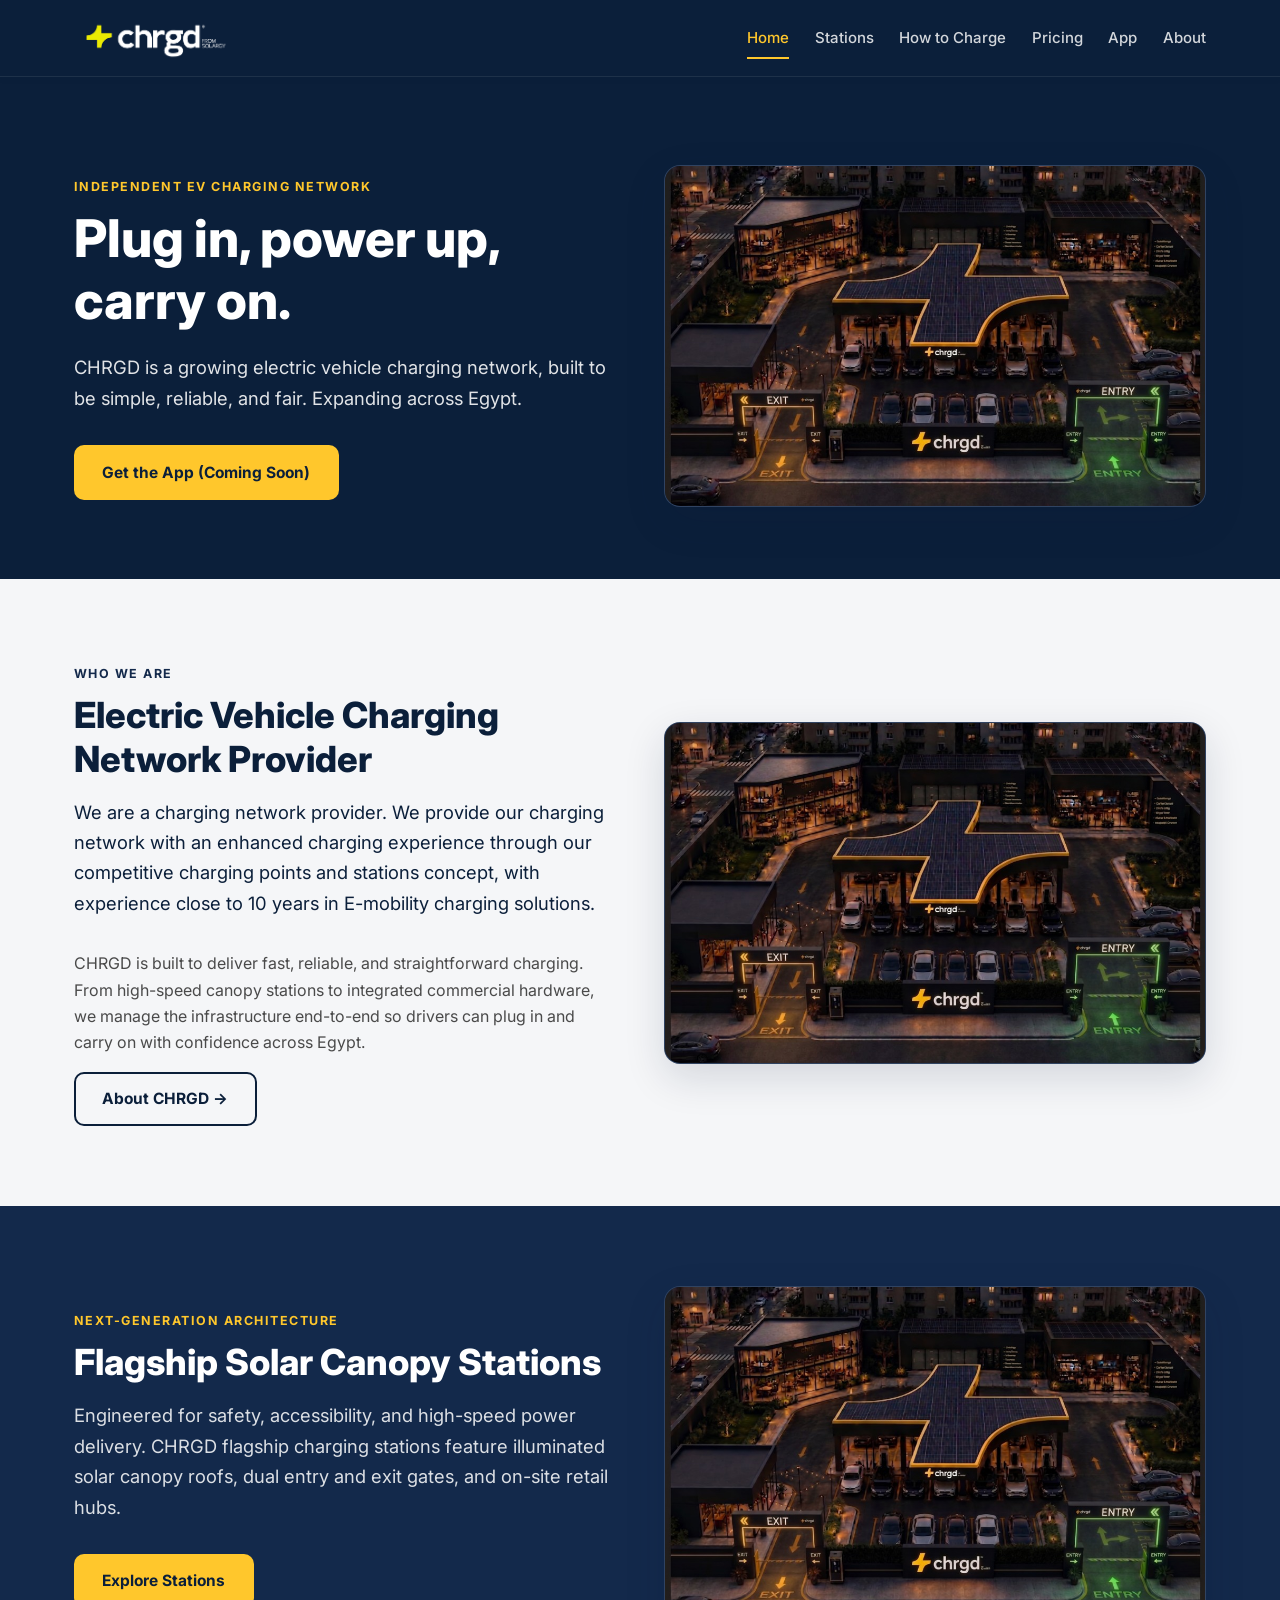
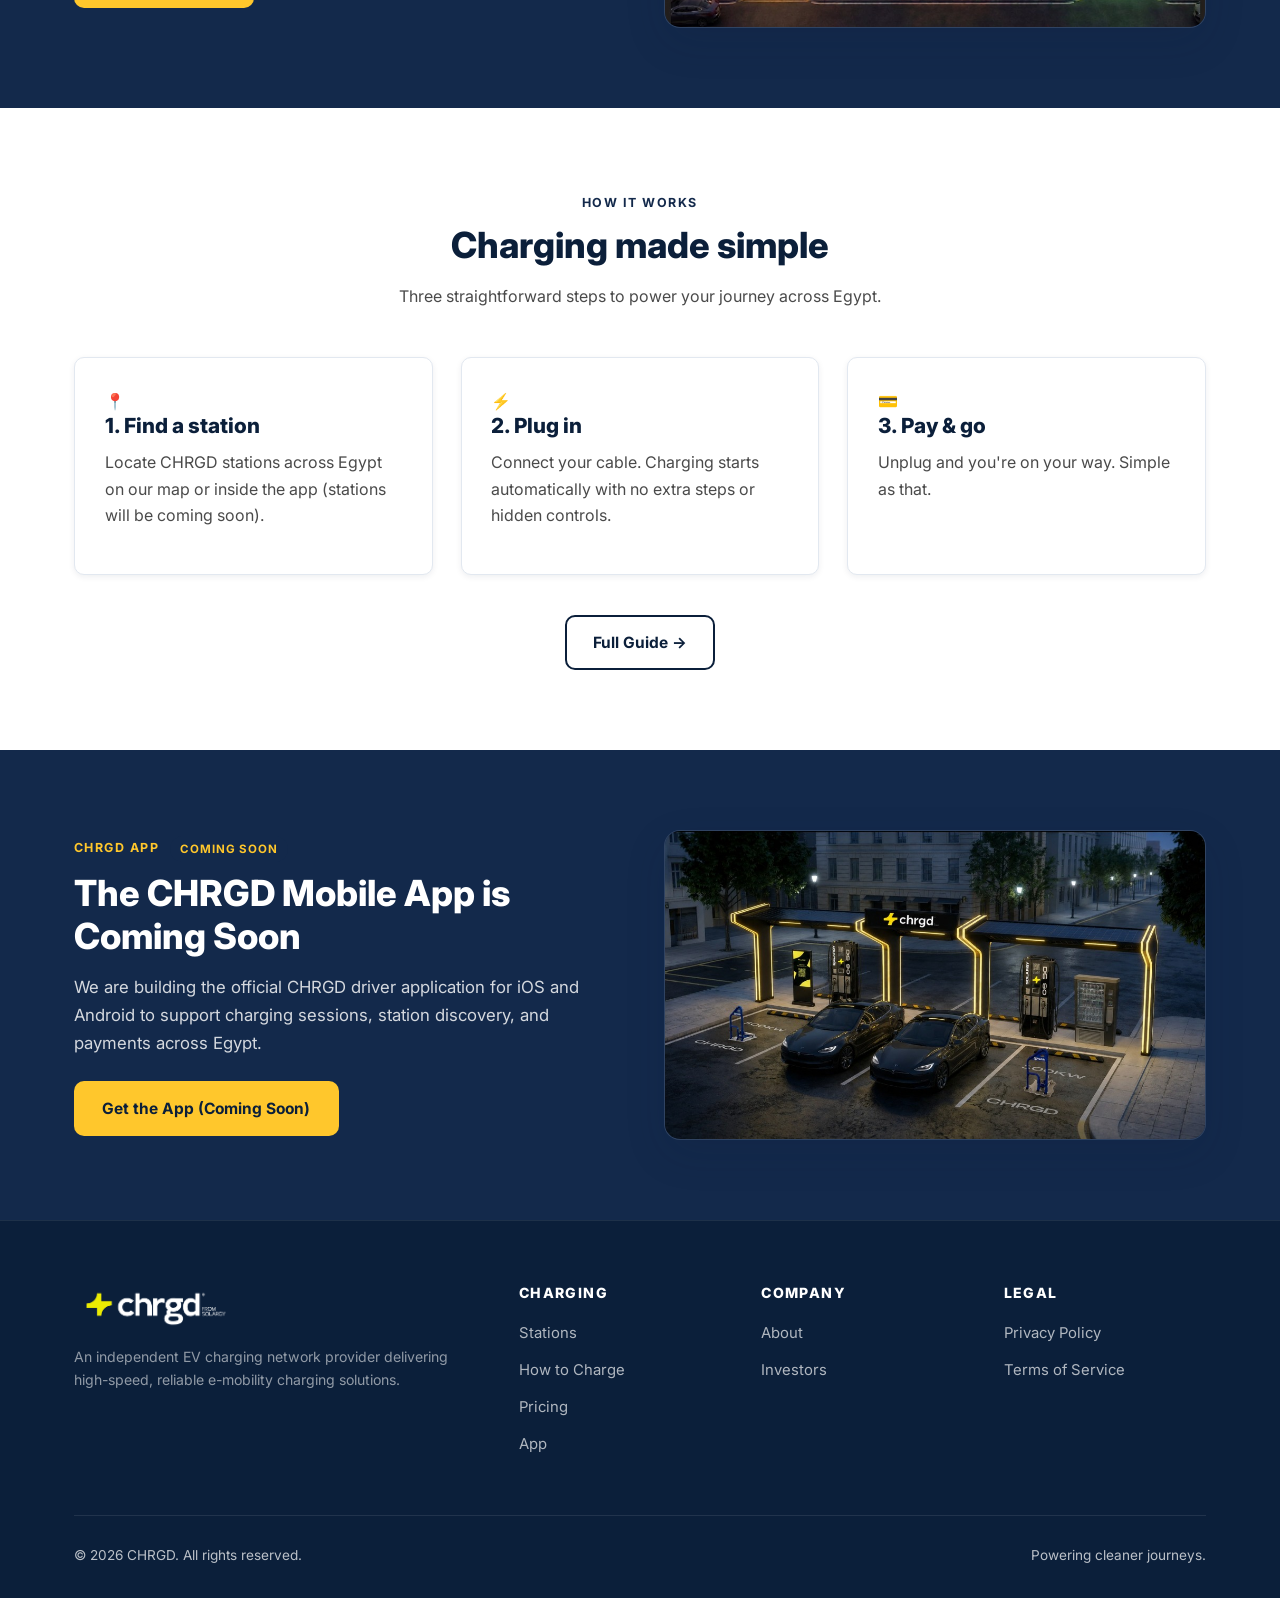
<file: index.html>
<!DOCTYPE html>
<html lang="en">
<head>
  <meta charset="UTF-8">
  <meta name="viewport" content="width=device-width, initial-scale=1.0">
  <title>CHRGD | Charge Confidently</title>
  <meta name="description" content="CHRGD is an independent EV charging network provider. Find stations, plug in, charge up, and manage your sessions.">
  <link rel="stylesheet" href="style.css">
</head>
<body>

<!-- ==================== HEADER ==================== -->
<header class="header">
  <div class="container header-inner">
    <a href="index.html" class="wordmark" aria-label="CHRGD Home"><img src="logo.png" alt="CHRGD EV Charging Network" class="logo-img"></a>

    <button class="hamburger" id="hamburger" aria-label="Toggle menu" aria-expanded="false">☰</button>

    <nav class="nav" id="mainNav" aria-label="Main navigation">
      <a href="index.html" class="nav-link active">Home</a>
      <a href="stations.html"      class="nav-link">Stations</a>
      <a href="how-to-charge.html" class="nav-link">How to Charge</a>
      <a href="pricing.html"       class="nav-link">Pricing</a>
      <a href="app.html"           class="nav-link">App</a>
      <a href="about.html"         class="nav-link">About</a>
    </nav>
  </div>
</header>

<!-- ==================== HERO ==================== -->
<section class="hero">
  <div class="container hero-grid">
    <div>
      <span class="eyebrow">Independent EV Charging Network</span>
      <h1>Plug in, power up,<br>carry on.</h1>
      <p class="lead">CHRGD is a growing electric vehicle charging network, built to be simple, reliable, and fair. Expanding across Egypt.</p>
      <div class="hero-btns">
        <a href="app.html" class="btn btn-primary">Get the App (Coming Soon)</a>
      </div>
    </div>
    <div class="site-img-wrapper">
      <img src="images/hub-overview.jpg" alt="CHRGD flagship aerial charging station hub with yellow solar canopy and illuminated entry exit gates" class="site-img">
    </div>
  </div>
</section>

<!-- ==================== WHO WE ARE ==================== -->
<section class="section section-light">
  <div class="container hero-grid" style="align-items: center;">
    <div>
      <span class="eyebrow eyebrow-dark">Who We Are</span>
      <h2>Electric Vehicle Charging Network Provider</h2>
      <p class="lead" style="color: var(--navy);">
        We are a charging network provider. We provide our charging network with an enhanced charging experience through our competitive charging points and stations concept, with experience close to 10 years in E-mobility charging solutions.
      </p>
      <p>
        CHRGD is built to deliver fast, reliable, and straightforward charging. From high-speed canopy stations to integrated commercial hardware, we manage the infrastructure end-to-end so drivers can plug in and carry on with confidence across Egypt.
      </p>
      <a href="about.html" class="btn btn-outline-dark">About CHRGD →</a>
    </div>
    <div class="site-img-wrapper">
      <img src="images/hub-overview.jpg" alt="CHRGD flagship aerial charging station hub with yellow solar canopy and illuminated entry exit gates" class="site-img">
    </div>
  </div>
</section>

<!-- ==================== FLAGSHIP HUB SHOWCASE ==================== -->
<section class="section section-dark">
  <div class="container hero-grid" style="align-items: center;">
    <div>
      <span class="eyebrow">Next-Generation Architecture</span>
      <h2 style="color: var(--white);">Flagship Solar Canopy Stations</h2>
      <p class="lead" style="color: rgba(255,255,255,0.85);">
        Engineered for safety, accessibility, and high-speed power delivery. CHRGD flagship charging stations feature illuminated solar canopy roofs, dual entry and exit gates, and on-site retail hubs.
      </p>
      <div style="margin-top: 1.5rem;">
        <a href="stations.html" class="btn btn-primary">Explore Stations</a>
      </div>
    </div>
    <div class="site-img-wrapper">
      <img src="images/hub-overview.jpg" alt="Aerial view of CHRGD flagship charging station hub with yellow solar canopy and illuminated entry exit gates" class="site-img">
    </div>
  </div>
</section>

<!-- ==================== HOW IT WORKS ==================== -->
<section class="section">
  <div class="container">
    <div class="section-header">
      <span class="eyebrow eyebrow-dark">How It Works</span>
      <h2>Charging made simple</h2>
      <p>Three straightforward steps to power your journey across Egypt.</p>
    </div>
    <div class="cards">
      <div class="card">
        <div class="card-icon">📍</div>
        <h3>1. Find a station</h3>
        <p>Locate CHRGD stations across Egypt on our map or inside the app (stations will be coming soon).</p>
      </div>
      <div class="card">
        <div class="card-icon">⚡</div>
        <h3>2. Plug in</h3>
        <p>Connect your cable. Charging starts automatically with no extra steps or hidden controls.</p>
      </div>
      <div class="card">
        <div class="card-icon">💳</div>
        <h3>3. Pay & go</h3>
        <p>Unplug and you're on your way. Simple as that.</p>
      </div>
    </div>
    <div style="text-align:center; margin-top:2.5rem;">
      <a href="how-to-charge.html" class="btn btn-outline-dark">Full Guide →</a>
    </div>
  </div>
</section>

<!-- ==================== APP HIGHLIGHT ==================== -->
<section class="section section-dark">
  <div class="container hero-grid" style="align-items:center;">
    <div>
      <span class="eyebrow">CHRGD App <span class="badge badge-navy">Coming soon</span></span>
      <h2 style="color:var(--white);">The CHRGD Mobile App is Coming Soon</h2>
      <p style="color:rgba(255,255,255,0.82); font-size:1.05rem; margin-bottom:1.5rem;">
        We are building the official CHRGD driver application for iOS and Android to support charging sessions, station discovery, and payments across Egypt.
      </p>
      <a href="app.html" class="btn btn-primary">Get the App (Coming Soon)</a>
    </div>
    <div class="site-img-wrapper">
      <img src="images/station-canopy.jpg" alt="CHRGD Charging station canopy" class="site-img">
    </div>
  </div>
</section>

<!-- ==================== FOOTER ==================== -->
<footer class="footer">
  <div class="container">
    <div class="footer-grid">
      <div class="footer-col">
        <a href="index.html" class="wordmark" aria-label="CHRGD Home"><img src="logo.png" alt="CHRGD EV Charging Network" class="logo-img"></a>
        <p class="footer-desc">An independent EV charging network provider delivering high-speed, reliable e-mobility charging solutions.</p>
      </div>
      <div class="footer-col">
        <h4>Charging</h4>
        <ul class="footer-links">
          <li><a href="stations.html">Stations</a></li>
          <li><a href="how-to-charge.html">How to Charge</a></li>
          <li><a href="pricing.html">Pricing</a></li>
          <li><a href="app.html">App</a></li>
        </ul>
      </div>
      <div class="footer-col">
        <h4>Company</h4>
        <ul class="footer-links">
          <li><a href="about.html">About</a></li>
          <li><a href="investors.html">Investors</a></li>
        </ul>
      </div>
      <div class="footer-col">
        <h4>Legal</h4>
        <ul class="footer-links">
          <li><a href="privacy-policy.html">Privacy Policy</a></li>
          <li><a href="terms-of-service.html">Terms of Service</a></li>
        </ul>
      </div>
    </div>
    <div class="footer-bottom">
      <span>© 2026 CHRGD. All rights reserved.</span>
      <span>Powering cleaner journeys.</span>
    </div>
  </div>
</footer>

<script src="script.js"></script>
</body>
</html>
</file>
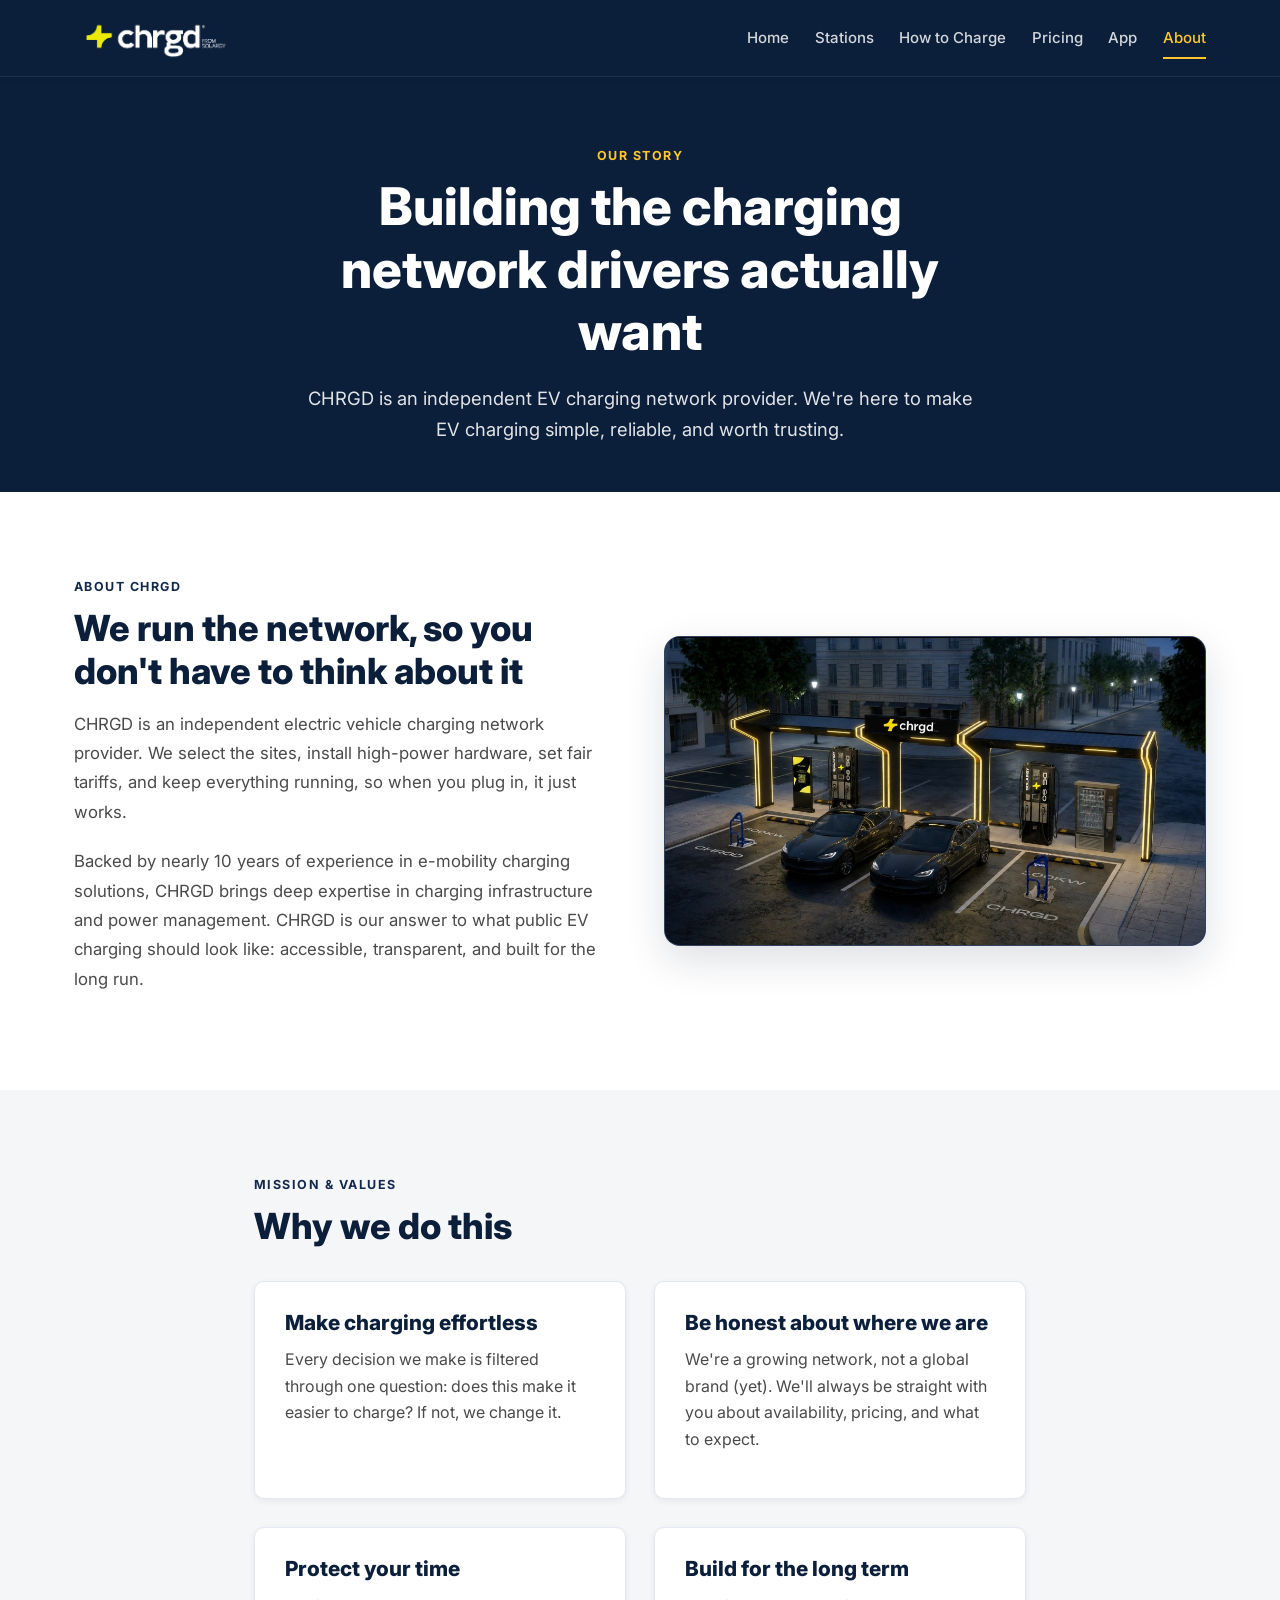
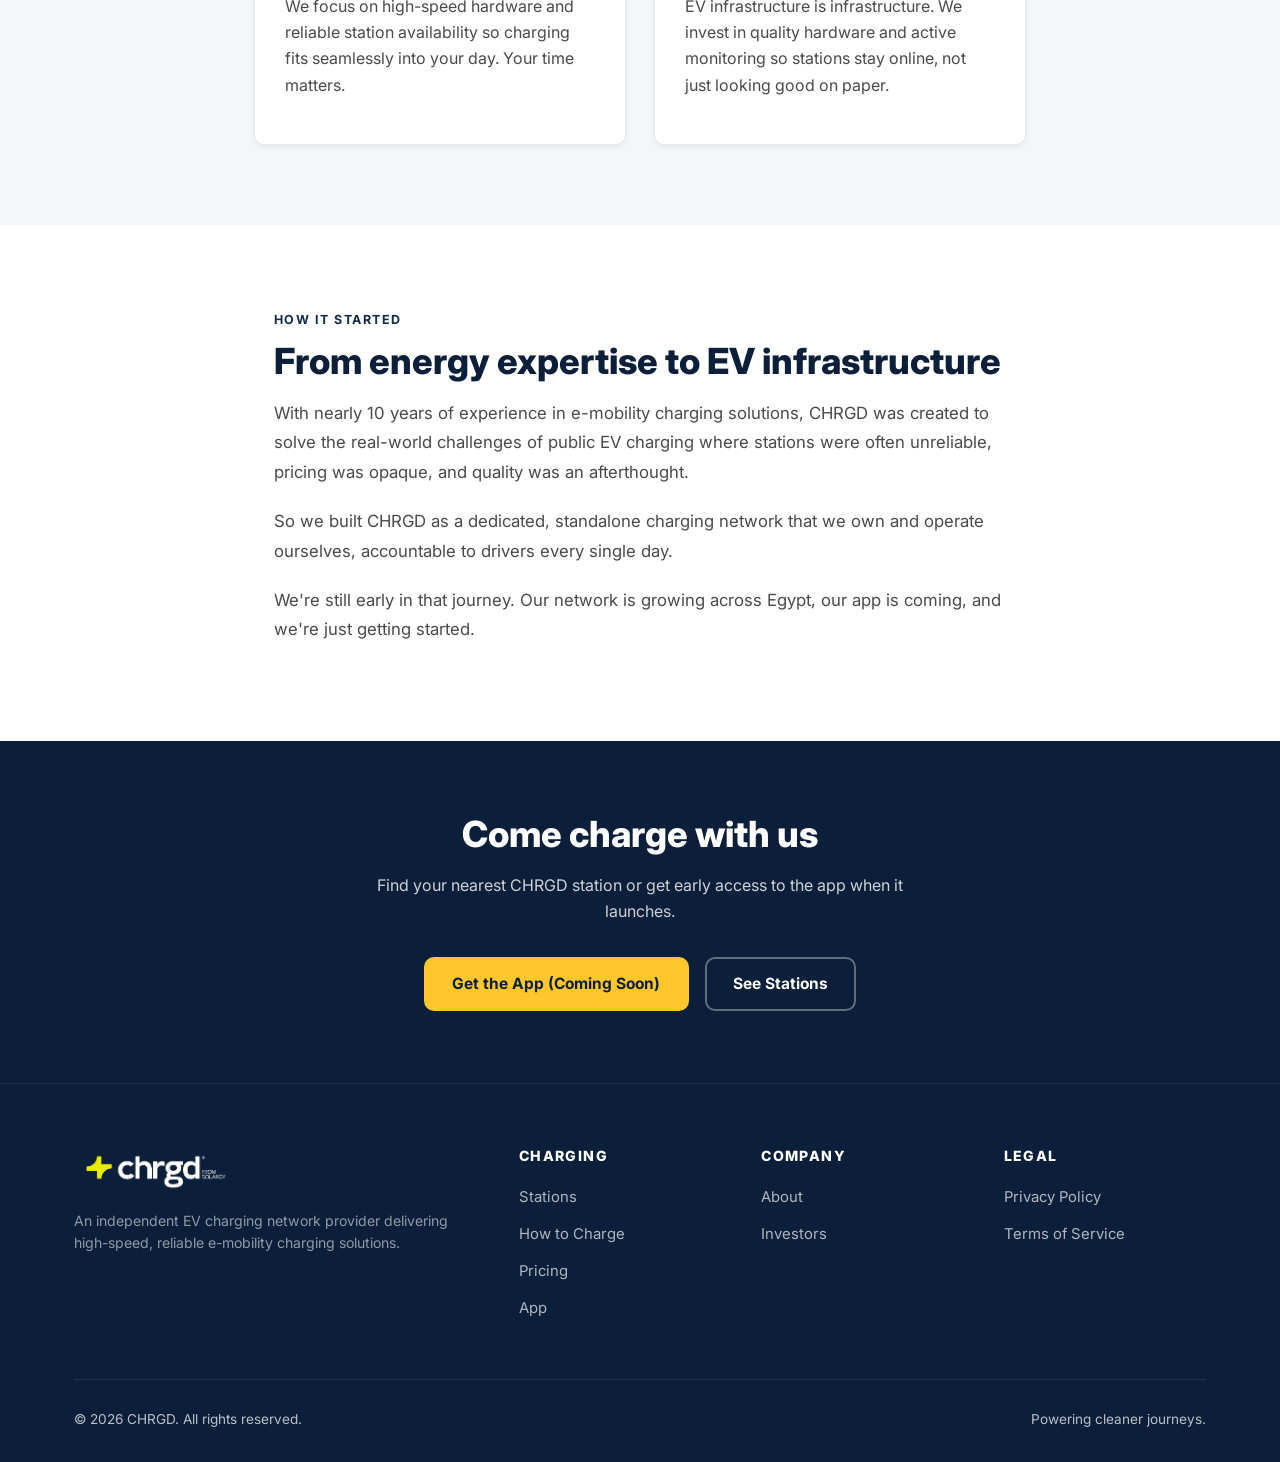
<file: about.html>
<!DOCTYPE html>
<html lang="en">
<head>
  <meta charset="UTF-8">
  <meta name="viewport" content="width=device-width, initial-scale=1.0">
  <title>About CHRGD | EV Charging Network</title>
  <meta name="description" content="Learn about CHRGD, an independent EV charging network provider. Our mission, story, and commitment to reliable charging.">
  <link rel="stylesheet" href="style.css">
</head>
<body>

<!-- HEADER -->
<header class="header">
  <div class="container header-inner">
    <a href="index.html" class="wordmark" aria-label="CHRGD Home"><img src="logo.png" alt="CHRGD EV Charging Network" class="logo-img"></a>
    <button class="hamburger" id="hamburger" aria-label="Toggle menu" aria-expanded="false">☰</button>
    <nav class="nav" id="mainNav">
      <a href="index.html" class="nav-link">Home</a>
      <a href="stations.html"      class="nav-link">Stations</a>
      <a href="how-to-charge.html" class="nav-link">How to Charge</a>
      <a href="pricing.html"       class="nav-link">Pricing</a>
      <a href="app.html"           class="nav-link">App</a>
      <a href="about.html"         class="nav-link active">About</a>
    </nav>
  </div>
</header>

<!-- HERO -->
<section class="hero" style="padding: 4rem 0 3rem;">
  <div class="container" style="max-width:720px; text-align:center;">
    <span class="eyebrow">Our Story</span>
    <h1>Building the charging network drivers actually want</h1>
    <p class="lead" style="margin: 0 auto;">CHRGD is an independent EV charging network provider. We're here to make EV charging simple, reliable, and worth trusting.</p>
  </div>
</section>

<!-- ABOUT CHRGD -->
<section class="section">
  <div class="container">
    <div class="hero-grid" style="align-items:center;">
      <div>
        <span class="eyebrow eyebrow-dark">About CHRGD</span>
        <h2>We run the network, so you don't have to think about it</h2>
        <p style="font-size:1.05rem; line-height:1.75; margin-bottom:1.25rem;">
          CHRGD is an independent electric vehicle charging network provider. We select the sites, install high-power hardware, set fair tariffs, and keep everything running, so when you plug in, it just works.
        </p>
        <p style="font-size:1.05rem; line-height:1.75;">
          Backed by nearly 10 years of experience in e-mobility charging solutions, CHRGD brings deep expertise in charging infrastructure and power management. CHRGD is our answer to what public EV charging should look like: accessible, transparent, and built for the long run.
        </p>
      </div>
      <div class="site-img-wrapper">
        <img src="images/station-canopy.jpg" alt="CHRGD illuminated night charging canopy" class="site-img">
      </div>
    </div>
  </div>
</section>

<!-- MISSION -->
<section class="section section-light">
  <div class="container" style="max-width: 820px;">
    <div class="section-header" style="text-align:left; max-width:100%; margin-bottom:2rem;">
      <span class="eyebrow eyebrow-dark">Mission & Values</span>
      <h2>Why we do this</h2>
    </div>
    <div class="cards" style="grid-template-columns:1fr 1fr;">
      <div class="card">
        <h3>Make charging effortless</h3>
        <p>Every decision we make is filtered through one question: does this make it easier to charge? If not, we change it.</p>
      </div>
      <div class="card">
        <h3>Be honest about where we are</h3>
        <p>We're a growing network, not a global brand (yet). We'll always be straight with you about availability, pricing, and what to expect.</p>
      </div>
      <div class="card">
        <h3>Protect your time</h3>
        <p>We focus on high-speed hardware and reliable station availability so charging fits seamlessly into your day. Your time matters.</p>
      </div>
      <div class="card">
        <h3>Build for the long term</h3>
        <p>EV infrastructure is infrastructure. We invest in quality hardware and active monitoring so stations stay online, not just looking good on paper.</p>
      </div>
    </div>
  </div>
</section>

<!-- HOW IT STARTED -->
<section class="section">
  <div class="container" style="max-width:780px;">
    <span class="eyebrow eyebrow-dark">How it started</span>
    <h2>From energy expertise to EV infrastructure</h2>
    <p style="font-size:1.05rem; line-height:1.75; margin-bottom:1.25rem;">
      With nearly 10 years of experience in e-mobility charging solutions, CHRGD was created to solve the real-world challenges of public EV charging where stations were often unreliable, pricing was opaque, and quality was an afterthought.
    </p>
    <p style="font-size:1.05rem; line-height:1.75; margin-bottom:1.25rem;">
      So we built CHRGD as a dedicated, standalone charging network that we own and operate ourselves, accountable to drivers every single day.
    </p>
    <p style="font-size:1.05rem; line-height:1.75;">
      We're still early in that journey. Our network is growing across Egypt, our app is coming, and we're just getting started.
    </p>
  </div>
</section>

<!-- CTA -->
<section class="cta-band">
  <div class="container">
    <h2>Come charge with us</h2>
    <p>Find your nearest CHRGD station or get early access to the app when it launches.</p>
    <div style="display:flex; gap:1rem; justify-content:center; flex-wrap:wrap;">
      <a href="app.html" class="btn btn-primary">Get the App (Coming Soon)</a>
      <a href="stations.html" class="btn btn-outline">See Stations</a>
    </div>
  </div>
</section>

<!-- FOOTER -->
<footer class="footer">
  <div class="container">
    <div class="footer-grid">
      <div class="footer-col">
        <a href="index.html" class="wordmark" aria-label="CHRGD Home"><img src="logo.png" alt="CHRGD EV Charging Network" class="logo-img"></a>
        <p class="footer-desc">An independent EV charging network provider delivering high-speed, reliable e-mobility charging solutions.</p>
      </div>
      <div class="footer-col">
        <h4>Charging</h4>
        <ul class="footer-links">
          <li><a href="stations.html">Stations</a></li>
          <li><a href="how-to-charge.html">How to Charge</a></li>
          <li><a href="pricing.html">Pricing</a></li>
          <li><a href="app.html">App</a></li>
        </ul>
      </div>
      <div class="footer-col">
        <h4>Company</h4>
        <ul class="footer-links">
          <li><a href="about.html">About</a></li>
          <li><a href="investors.html">Investors</a></li>
        </ul>
      </div>
      <div class="footer-col">
        <h4>Legal</h4>
        <ul class="footer-links">
          <li><a href="privacy-policy.html">Privacy Policy</a></li>
          <li><a href="terms-of-service.html">Terms of Service</a></li>
        </ul>
      </div>
    </div>
    <div class="footer-bottom">
      <span>© 2026 CHRGD. All rights reserved.</span>
      <span>Powering cleaner journeys.</span>
    </div>
  </div>
</footer>

<script src="script.js"></script>
</body>
</html>
</file>
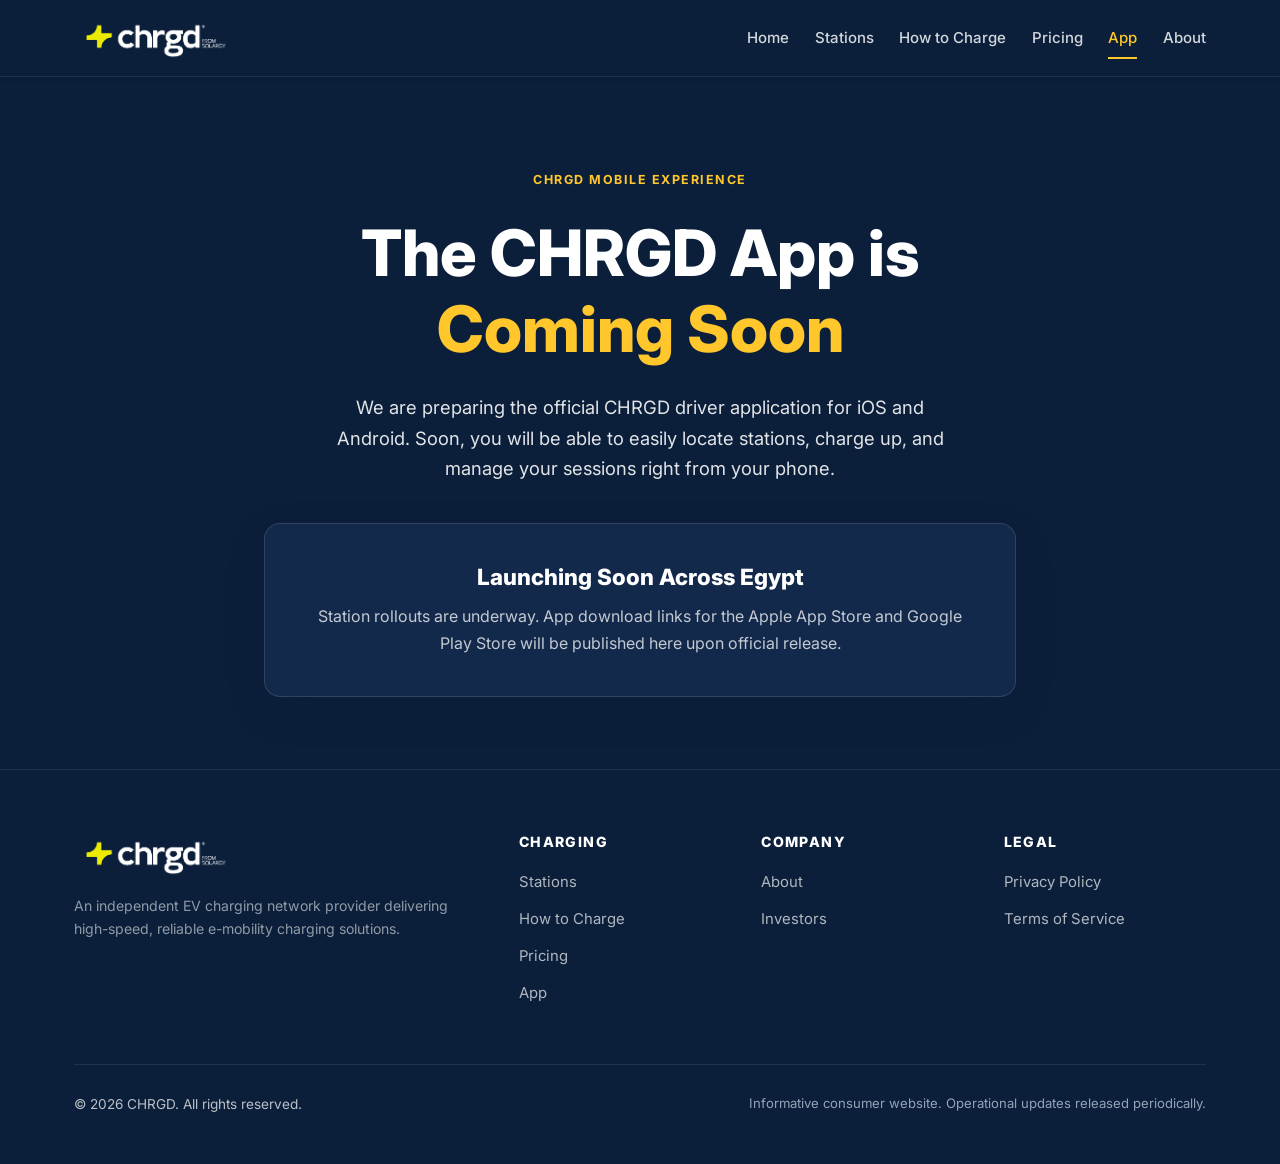
<file: app.html>
<!DOCTYPE html>
<html lang="en">
<head>
  <meta charset="UTF-8">
  <meta name="viewport" content="width=device-width, initial-scale=1.0">
  <title>CHRGD App | Coming Soon</title>
  <meta name="description" content="The CHRGD driver app is coming soon to iOS and Android. Stay tuned as we launch our EV charging network across Egypt.">
  <link rel="stylesheet" href="style.css">
</head>
<body>

<!-- HEADER -->
<header class="header">
  <div class="container header-inner">
    <a href="index.html" class="wordmark" aria-label="CHRGD Home"><img src="logo.png" alt="CHRGD EV Charging Network" class="logo-img"></a>
    <button class="hamburger" id="hamburger" aria-label="Toggle menu" aria-expanded="false">☰</button>
    <nav class="nav" id="mainNav">
      <a href="index.html" class="nav-link">Home</a>
      <a href="stations.html"      class="nav-link">Stations</a>
      <a href="how-to-charge.html" class="nav-link">How to Charge</a>
      <a href="pricing.html"       class="nav-link">Pricing</a>
      <a href="app.html"           class="nav-link active">App</a>
      <a href="about.html"         class="nav-link">About</a>
    </nav>
  </div>
</header>

<!-- HERO / COMING SOON -->
<section class="hero" style="min-height: 70vh; display: flex; align-items: center;">
  <div class="container" style="max-width: 800px; text-align: center;">
    <span class="eyebrow" style="margin: 0 auto 1.5rem;">CHRGD Mobile Experience</span>
    <h1 style="font-size: clamp(2.5rem, 6vw, 4rem); margin-bottom: 1.5rem;">The CHRGD App is<br><span style="color: var(--yellow);">Coming Soon</span></h1>
    <p class="lead" style="margin: 0 auto 2.5rem; max-width: 620px;">
      We are preparing the official CHRGD driver application for iOS and Android. Soon, you will be able to easily locate stations, charge up, and manage your sessions right from your phone.
    </p>

    <div style="background: var(--navy-soft); border: 1px solid rgba(255,255,255,0.12); padding: 2.5rem; border-radius: var(--radius-lg); margin-top: 1rem; box-shadow: var(--shadow-lg);">
      <h3 style="color: var(--white); font-size: 1.4rem; margin-bottom: 0.75rem;">Launching Soon Across Egypt</h3>
      <p style="color: rgba(255,255,255,0.75); margin-bottom: 0;">
        Station rollouts are underway. App download links for the Apple App Store and Google Play Store will be published here upon official release.
      </p>
    </div>
  </div>
</section>

<!-- FOOTER -->
<footer class="footer">
  <div class="container">
    <div class="footer-grid">
      <div class="footer-col">
        <a href="index.html" class="wordmark" aria-label="CHRGD Home"><img src="logo.png" alt="CHRGD EV Charging Network" class="logo-img"></a>
        <p class="footer-desc">An independent EV charging network provider delivering high-speed, reliable e-mobility charging solutions.</p>
      </div>
      <div class="footer-col">
        <h4>Charging</h4>
        <ul class="footer-links">
          <li><a href="stations.html">Stations</a></li>
          <li><a href="how-to-charge.html">How to Charge</a></li>
          <li><a href="pricing.html">Pricing</a></li>
          <li><a href="app.html">App</a></li>
        </ul>
      </div>
      <div class="footer-col">
        <h4>Company</h4>
        <ul class="footer-links">
          <li><a href="about.html">About</a></li>
          <li><a href="investors.html">Investors</a></li>
        </ul>
      </div>
      <div class="footer-col">
        <h4>Legal</h4>
        <ul class="footer-links">
          <li><a href="privacy-policy.html">Privacy Policy</a></li>
          <li><a href="terms-of-service.html">Terms of Service</a></li>
        </ul>
      </div>
    </div>
    <div class="footer-bottom">
      <p>© 2026 CHRGD. All rights reserved.</p>
      <p style="font-size:0.82rem; color:var(--gray-500);">Informative consumer website. Operational updates released periodically.</p>
    </div>
  </div>
</footer>

<script src="script.js"></script>
</body>
</html>
</file>
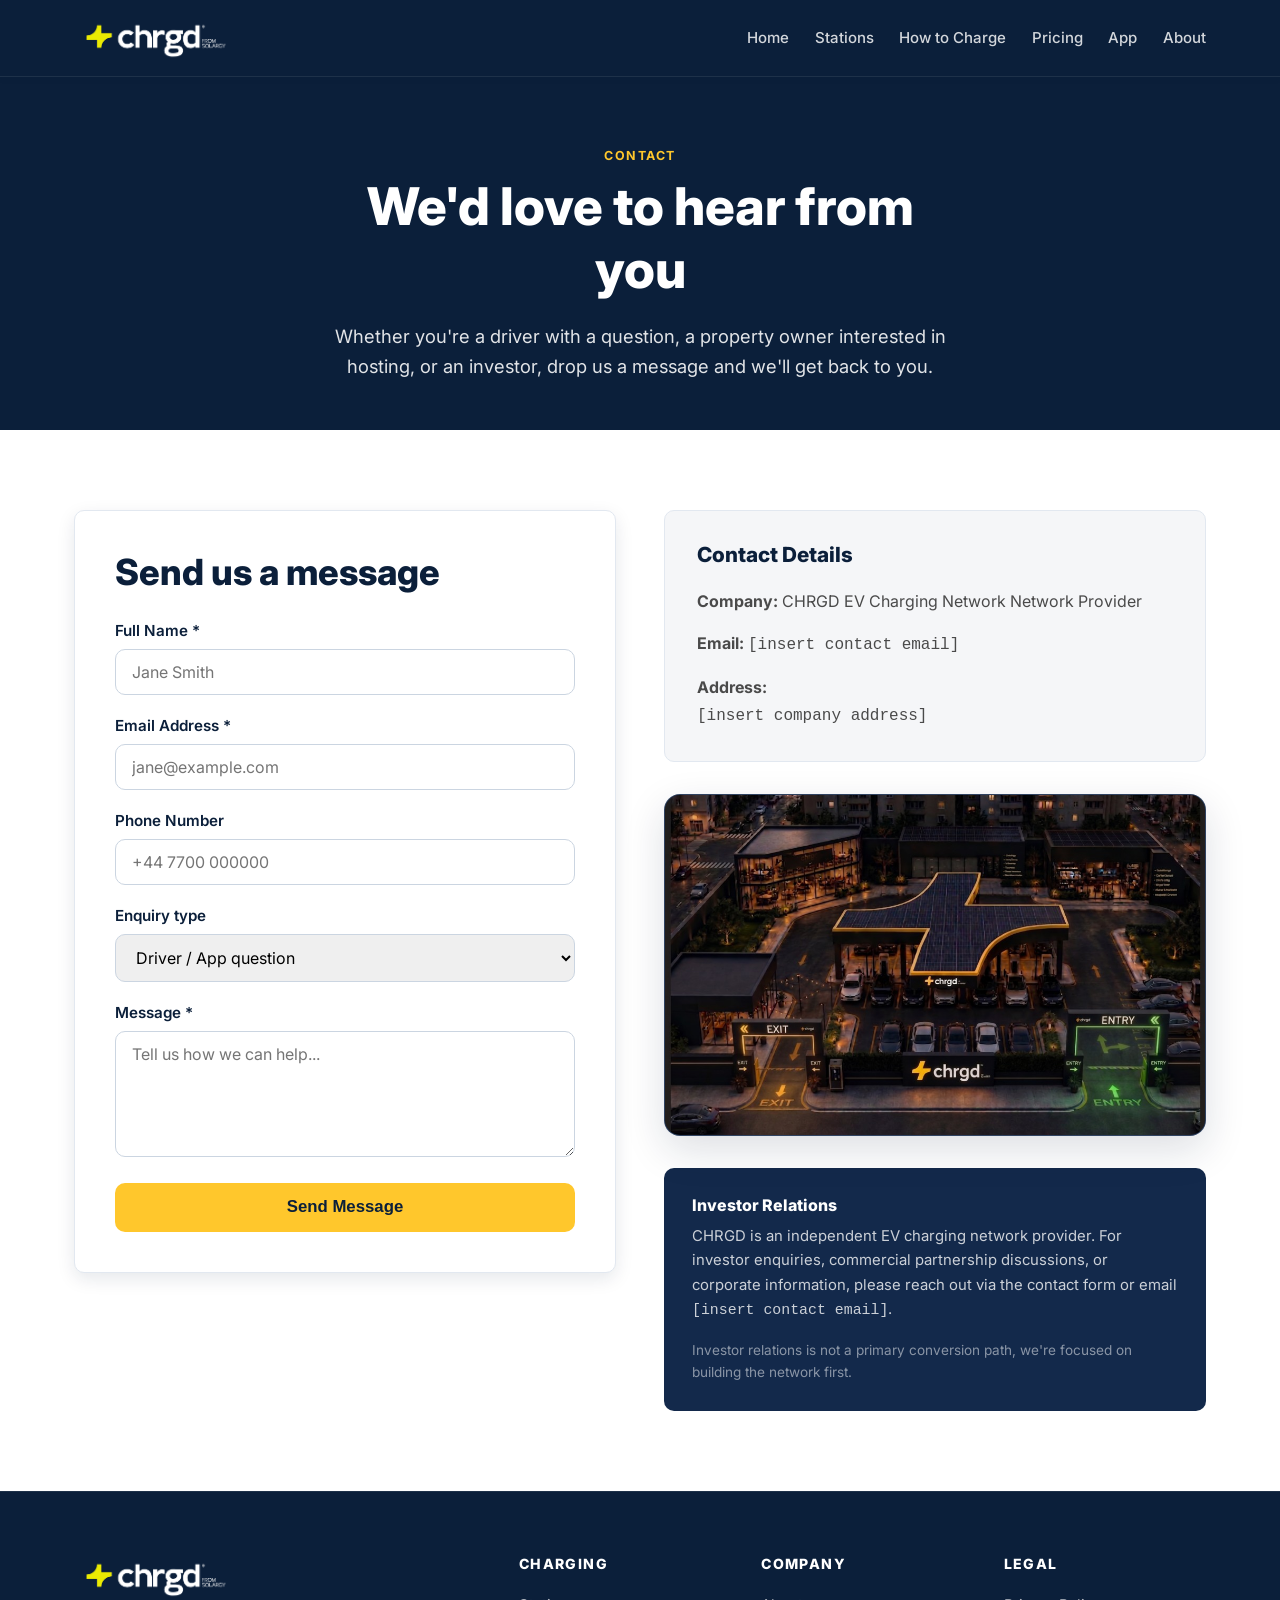
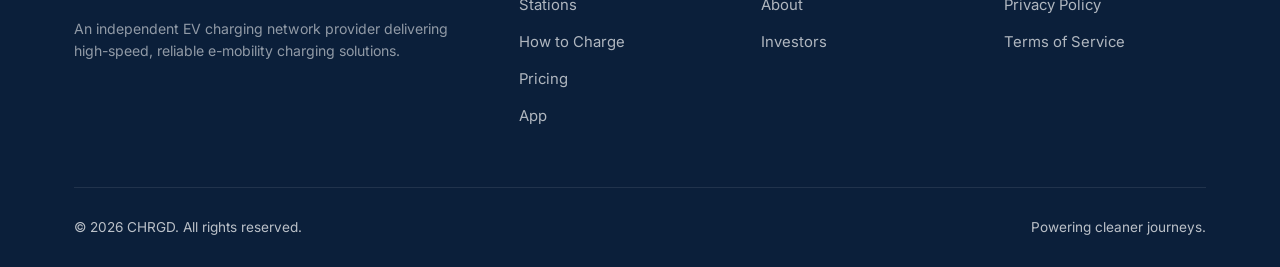
<file: contact.html>
<!DOCTYPE html>
<html lang="en">
<head>
  <meta charset="UTF-8">
  <meta name="viewport" content="width=device-width, initial-scale=1.0">
  <title>Contact | CHRGD</title>
  <meta name="description" content="Get in touch with the CHRGD team for driver support, site hosting enquiries, or investor relations.">
  <link rel="stylesheet" href="style.css">
</head>
<body>

<!-- HEADER -->
<header class="header">
  <div class="container header-inner">
    <a href="index.html" class="wordmark" aria-label="CHRGD Home"><img src="logo.png" alt="CHRGD EV Charging Network" class="logo-img"></a>
    <button class="hamburger" id="hamburger" aria-label="Toggle menu" aria-expanded="false">☰</button>
    <nav class="nav" id="mainNav">
      <a href="index.html" class="nav-link">Home</a>
      <a href="stations.html"      class="nav-link">Stations</a>
      <a href="how-to-charge.html" class="nav-link">How to Charge</a>
      <a href="pricing.html"       class="nav-link">Pricing</a>
      <a href="app.html"           class="nav-link">App</a>
      <a href="about.html"         class="nav-link">About</a>
    </nav>
  </div>
</header>

<!-- HERO -->
<section class="hero" style="padding: 4rem 0 3rem;">
  <div class="container" style="max-width:680px; text-align:center;">
    <span class="eyebrow">Contact</span>
    <h1>We'd love to hear from you</h1>
    <p class="lead" style="margin: 0 auto;">Whether you're a driver with a question, a property owner interested in hosting, or an investor, drop us a message and we'll get back to you.</p>
  </div>
</section>

<!-- CONTACT SECTION -->
<section class="section">
  <div class="container">
    <div class="hero-grid" style="align-items:start; gap:3rem;">

      <!-- FORM -->
      <div class="form-wrap">
        <h2 style="margin-bottom:1.5rem;">Send us a message</h2>
        <form action="#" method="POST" onsubmit="event.preventDefault(); this.innerHTML='<p style=\'padding:1rem; color:var(--navy); font-weight:600;\'>✓ Thanks, we\'ll be in touch soon.</p>'">
          <div class="form-group">
            <label for="name" class="form-label">Full Name *</label>
            <input type="text" id="name" name="name" class="form-control" placeholder="Jane Smith" required>
          </div>
          <div class="form-group">
            <label for="email" class="form-label">Email Address *</label>
            <input type="email" id="email" name="email" class="form-control" placeholder="jane@example.com" required>
          </div>
          <div class="form-group">
            <label for="phone" class="form-label">Phone Number</label>
            <input type="tel" id="phone" name="phone" class="form-control" placeholder="+44 7700 000000">
          </div>
          <div class="form-group">
            <label for="subject" class="form-label">Enquiry type</label>
            <select id="subject" name="subject" class="form-control">
              <option value="driver">Driver / App question</option>
              <option value="host">Interested in hosting a station</option>
              <option value="investor">Investor enquiry</option>
              <option value="other">Other</option>
            </select>
          </div>
          <div class="form-group">
            <label for="message" class="form-label">Message *</label>
            <textarea id="message" name="message" class="form-control" rows="5" placeholder="Tell us how we can help..." required></textarea>
          </div>
          <button type="submit" class="btn btn-primary" style="width:100%; font-size:1.05rem;">Send Message</button>
        </form>
      </div>

      <!-- DETAILS + INVESTORS -->
      <div>
        <div style="background:var(--gray-100); padding:2rem; border-radius:var(--radius); border:1px solid var(--gray-200); margin-bottom:2rem;">
          <h3 style="margin-bottom:1.25rem;">Contact Details</h3>
          <p><strong>Company:</strong> CHRGD EV Charging Network Network Provider</p>
          <p><strong>Email:</strong> <code>[insert contact email]</code></p>
          <p style="margin-bottom:0;"><strong>Address:</strong><br><code>[insert company address]</code></p>
        </div>

        <div class="site-img-wrapper" style="margin-bottom:2rem;">
          <img src="images/hub-overview.jpg" alt="CHRGD EV charging flagship station network overview" class="site-img">
        </div>

        <!-- INVESTOR NOTE -->
        <div style="background:var(--navy-soft); color:var(--white); padding:1.75rem; border-radius:var(--radius);">
          <h4 style="color:var(--white); margin-bottom:0.5rem;">Investor Relations</h4>
          <p style="color:rgba(255,255,255,0.78); font-size:0.93rem; margin-bottom:1rem;">
            CHRGD is an independent EV charging network provider. For investor enquiries, commercial partnership discussions, or corporate information, please reach out via the contact form or email <code>[insert contact email]</code>.
          </p>
          <p style="color:rgba(255,255,255,0.5); font-size:0.85rem; margin:0;">Investor relations is not a primary conversion path, we're focused on building the network first.</p>
        </div>
      </div>

    </div>
  </div>
</section>

<!-- FOOTER -->
<footer class="footer">
  <div class="container">
    <div class="footer-grid">
      <div class="footer-col">
        <a href="index.html" class="wordmark" aria-label="CHRGD Home"><img src="logo.png" alt="CHRGD EV Charging Network" class="logo-img"></a>
        <p class="footer-desc">An independent EV charging network provider delivering high-speed, reliable e-mobility charging solutions.</p>
      </div>
      <div class="footer-col">
        <h4>Charging</h4>
        <ul class="footer-links">
          <li><a href="stations.html">Stations</a></li>
          <li><a href="how-to-charge.html">How to Charge</a></li>
          <li><a href="pricing.html">Pricing</a></li>
          <li><a href="app.html">App</a></li>
        </ul>
      </div>
      <div class="footer-col">
        <h4>Company</h4>
        <ul class="footer-links">
          <li><a href="about.html">About</a></li>
          <li><a href="investors.html">Investors</a></li>
        </ul>
      </div>
      <div class="footer-col">
        <h4>Legal</h4>
        <ul class="footer-links">
          <li><a href="privacy-policy.html">Privacy Policy</a></li>
          <li><a href="terms-of-service.html">Terms of Service</a></li>
        </ul>
      </div>
    </div>
    <div class="footer-bottom">
      <span>© 2026 CHRGD. All rights reserved.</span>
      <span>Powering cleaner journeys.</span>
    </div>
  </div>
</footer>

<script src="script.js"></script>
</body>
</html>
</file>
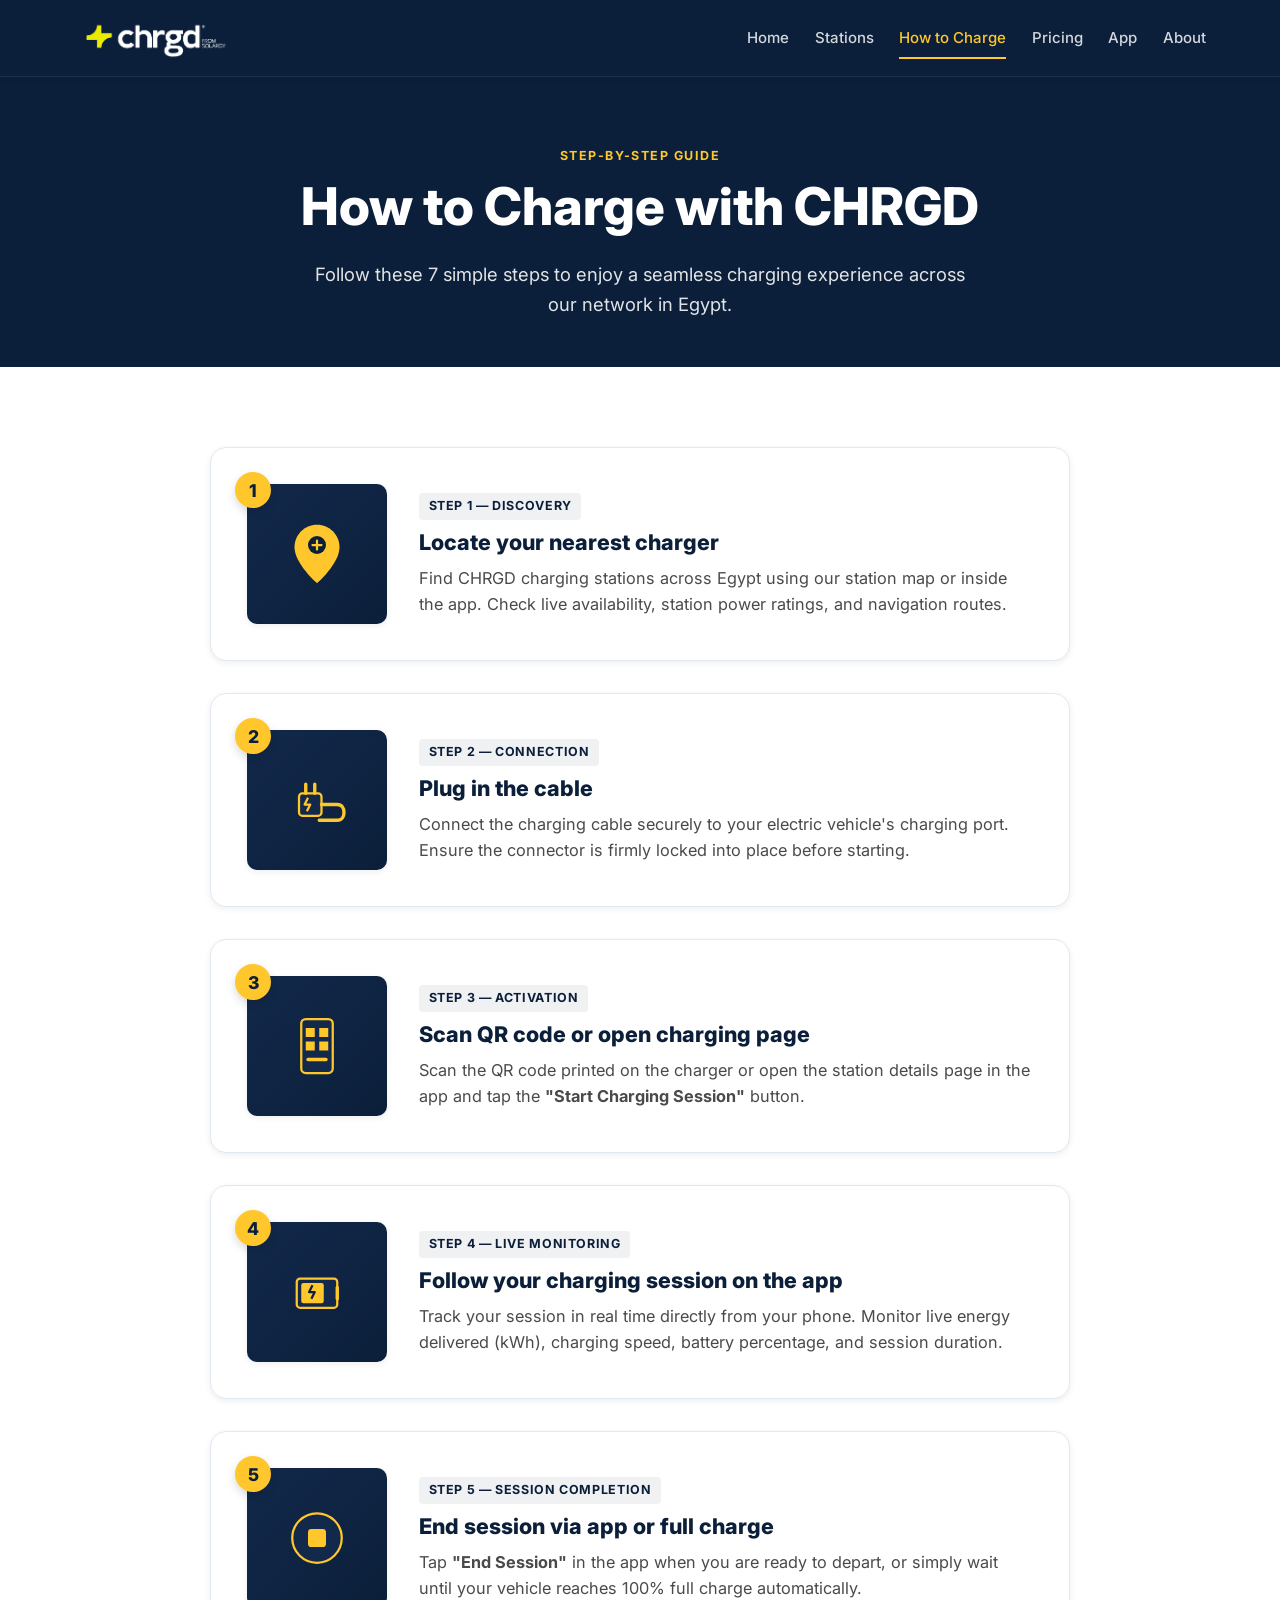
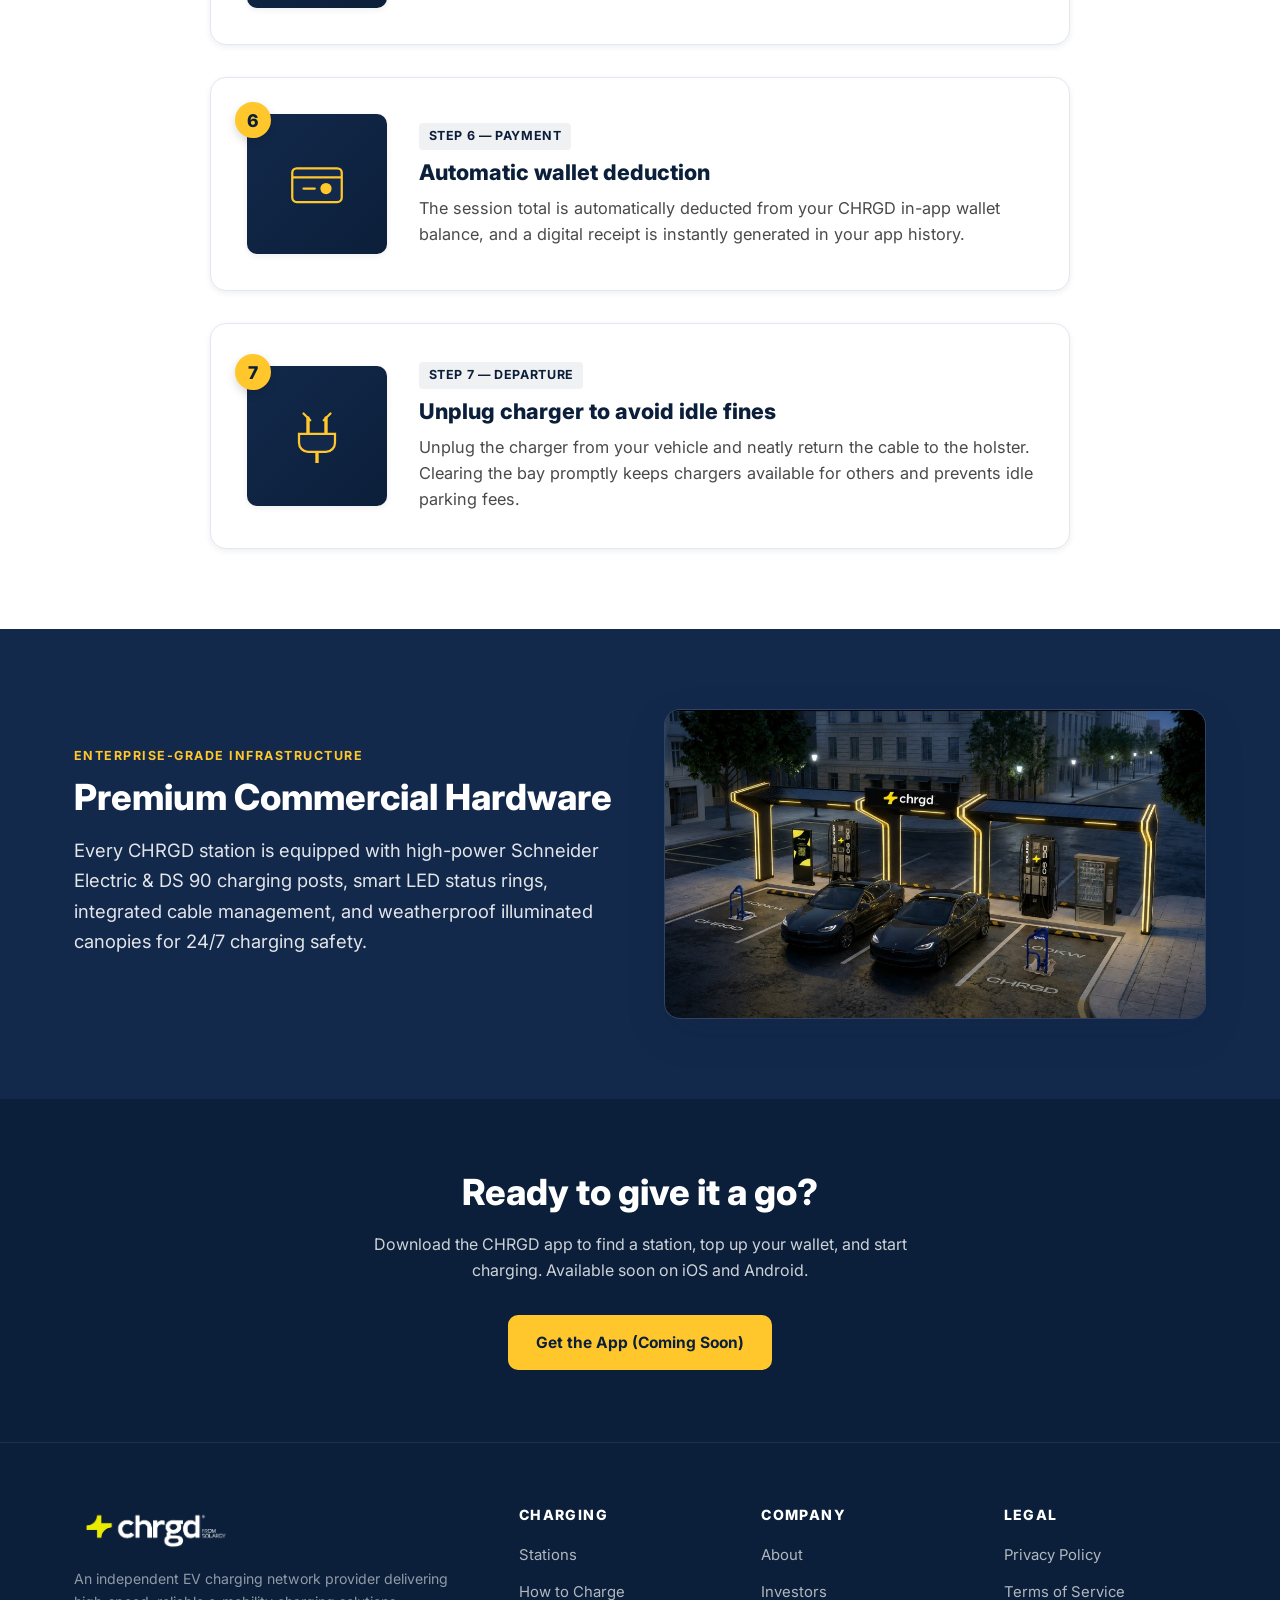
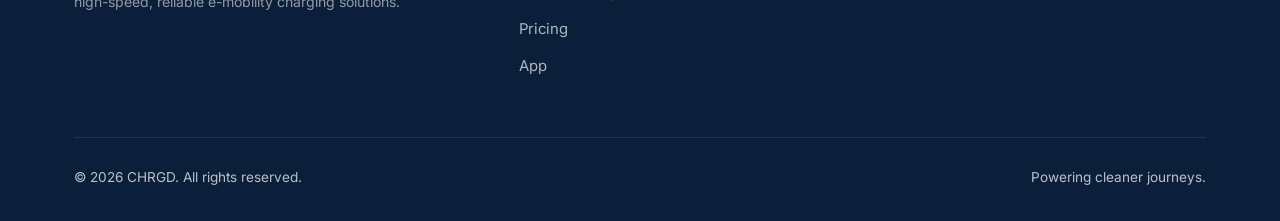
<file: how-to-charge.html>
<!DOCTYPE html>
<html lang="en">
<head>
  <meta charset="UTF-8">
  <meta name="viewport" content="width=device-width, initial-scale=1.0">
  <title>How to Charge | CHRGD</title>
  <meta name="description" content="Charging with CHRGD is simple. Find a station, plug in, and you're done. Here's how it works in three easy steps.">
  <link rel="stylesheet" href="style.css">
</head>
<body>

<!-- HEADER -->
<header class="header">
  <div class="container header-inner">
    <a href="index.html" class="wordmark" aria-label="CHRGD Home"><img src="logo.png" alt="CHRGD EV Charging Network" class="logo-img"></a>
    <button class="hamburger" id="hamburger" aria-label="Toggle menu" aria-expanded="false">☰</button>
    <nav class="nav" id="mainNav">
      <a href="index.html" class="nav-link">Home</a>
      <a href="stations.html"      class="nav-link">Stations</a>
      <a href="how-to-charge.html" class="nav-link active">How to Charge</a>
      <a href="pricing.html"       class="nav-link">Pricing</a>
      <a href="app.html"           class="nav-link">App</a>
      <a href="about.html"         class="nav-link">About</a>
    </nav>
  </div>
</header>

<!-- HERO -->
<section class="hero" style="padding: 4rem 0 3rem;">
  <div class="container" style="max-width: 760px; text-align: center;">
    <span class="eyebrow">Step-by-Step Guide</span>
    <h1>How to Charge with CHRGD</h1>
    <p class="lead" style="margin: 0 auto;">Follow these 7 simple steps to enjoy a seamless charging experience across our network in Egypt.</p>
  </div>
</section>

<!-- 7 CHARGING STEPS -->
<section class="section">
  <div class="container">
    <div class="steps-container">

      <!-- Step 1 -->
      <div class="step-card">
        <div class="step-illustration-box">
          <span class="step-num-badge">1</span>
          <svg viewBox="0 0 64 64" fill="none">
            <path d="M32 6C20.95 6 12 14.95 12 26c0 14.5 20 32 20 32s20-17.5 20-32c0-11.05-8.95-20-20-20z" fill="#FFC72C"/>
            <circle cx="32" cy="24" r="8" fill="#0B1F3A"/>
            <path d="M32 20v8M28 24h8" stroke="#FFC72C" stroke-width="2" stroke-linecap="round"/>
          </svg>
        </div>
        <div class="step-content">
          <span class="step-tag">Step 1 — Discovery</span>
          <h3>Locate your nearest charger</h3>
          <p>Find CHRGD charging stations across Egypt using our station map or inside the app. Check live availability, station power ratings, and navigation routes.</p>
        </div>
      </div>

      <!-- Step 2 -->
      <div class="step-card">
        <div class="step-illustration-box">
          <span class="step-num-badge">2</span>
          <svg viewBox="0 0 64 64" fill="none">
            <rect x="16" y="26" width="20" height="20" rx="3" fill="#13294B" stroke="#FFC72C" stroke-width="2"/>
            <path d="M22 18v8M30 18v8" stroke="#FFC72C" stroke-width="3" stroke-linecap="round"/>
            <path d="M36 36h14c4 0 6 3 6 7s-2 7-6 7H34" stroke="#FFC72C" stroke-width="3" stroke-linecap="round"/>
            <path d="M24 30l-3 6h5l-3 6" stroke="#FFC72C" stroke-width="2" stroke-linejoin="round"/>
          </svg>
        </div>
        <div class="step-content">
          <span class="step-tag">Step 2 — Connection</span>
          <h3>Plug in the cable</h3>
          <p>Connect the charging cable securely to your electric vehicle's charging port. Ensure the connector is firmly locked into place before starting.</p>
        </div>
      </div>

      <!-- Step 3 -->
      <div class="step-card">
        <div class="step-illustration-box">
          <span class="step-num-badge">3</span>
          <svg viewBox="0 0 64 64" fill="none">
            <rect x="18" y="8" width="28" height="48" rx="4" fill="#13294B" stroke="#FFC72C" stroke-width="2"/>
            <rect x="22" y="16" width="8" height="8" fill="#FFC72C"/>
            <rect x="34" y="16" width="8" height="8" fill="#FFC72C"/>
            <rect x="22" y="28" width="8" height="8" fill="#FFC72C"/>
            <rect x="34" y="28" width="8" height="8" fill="#FFC72C"/>
            <path d="M24 44h16" stroke="#FFC72C" stroke-width="3" stroke-linecap="round"/>
          </svg>
        </div>
        <div class="step-content">
          <span class="step-tag">Step 3 — Activation</span>
          <h3>Scan QR code or open charging page</h3>
          <p>Scan the QR code printed on the charger or open the station details page in the app and tap the <strong>"Start Charging Session"</strong> button.</p>
        </div>
      </div>

      <!-- Step 4 -->
      <div class="step-card">
        <div class="step-illustration-box">
          <span class="step-num-badge">4</span>
          <svg viewBox="0 0 64 64" fill="none">
            <rect x="14" y="20" width="36" height="26" rx="3" fill="#13294B" stroke="#FFC72C" stroke-width="2"/>
            <path d="M50 28v10" stroke="#FFC72C" stroke-width="3" stroke-linecap="round"/>
            <rect x="18" y="24" width="20" height="18" rx="2" fill="#FFC72C"/>
            <path d="M28 26l-3 6h5l-3 6" stroke="#0B1F3A" stroke-width="2" stroke-linejoin="round"/>
          </svg>
        </div>
        <div class="step-content">
          <span class="step-tag">Step 4 — Live Monitoring</span>
          <h3>Follow your charging session on the app</h3>
          <p>Track your session in real time directly from your phone. Monitor live energy delivered (kWh), charging speed, battery percentage, and session duration.</p>
        </div>
      </div>

      <!-- Step 5 -->
      <div class="step-card">
        <div class="step-illustration-box">
          <span class="step-num-badge">5</span>
          <svg viewBox="0 0 64 64" fill="none">
            <circle cx="32" cy="32" r="22" fill="#13294B" stroke="#FFC72C" stroke-width="2"/>
            <rect x="24" y="24" width="16" height="16" rx="3" fill="#FFC72C"/>
          </svg>
        </div>
        <div class="step-content">
          <span class="step-tag">Step 5 — Session Completion</span>
          <h3>End session via app or full charge</h3>
          <p>Tap <strong>"End Session"</strong> in the app when you are ready to depart, or simply wait until your vehicle reaches 100% full charge automatically.</p>
        </div>
      </div>

      <!-- Step 6 -->
      <div class="step-card">
        <div class="step-illustration-box">
          <span class="step-num-badge">6</span>
          <svg viewBox="0 0 64 64" fill="none">
            <rect x="10" y="18" width="44" height="30" rx="4" fill="#13294B" stroke="#FFC72C" stroke-width="2"/>
            <path d="M10 26h44" stroke="#FFC72C" stroke-width="2"/>
            <circle cx="40" cy="36" r="5" fill="#FFC72C"/>
            <path d="M20 36h10" stroke="#FFC72C" stroke-width="2" stroke-linecap="round"/>
          </svg>
        </div>
        <div class="step-content">
          <span class="step-tag">Step 6 — Payment</span>
          <h3>Automatic wallet deduction</h3>
          <p>The session total is automatically deducted from your CHRGD in-app wallet balance, and a digital receipt is instantly generated in your app history.</p>
        </div>
      </div>

      <!-- Step 7 -->
      <div class="step-card">
        <div class="step-illustration-box">
          <span class="step-num-badge">7</span>
          <svg viewBox="0 0 64 64" fill="none">
            <path d="M24 16v14M40 16v14" stroke="#FFC72C" stroke-width="3" stroke-linecap="round"/>
            <path d="M16 30h32v8c0 4.4-3.6 8-8 8H24c-4.4 0-8-3.6-8-8v-8z" fill="#13294B" stroke="#FFC72C" stroke-width="2"/>
            <path d="M32 46v10" stroke="#FFC72C" stroke-width="3"/>
            <path d="M20 12l6 6M44 12l-6 6" stroke="#FFC72C" stroke-width="2" stroke-linecap="round"/>
          </svg>
        </div>
        <div class="step-content">
          <span class="step-tag">Step 7 — Departure</span>
          <h3>Unplug charger to avoid idle fines</h3>
          <p>Unplug the charger from your vehicle and neatly return the cable to the holster. Clearing the bay promptly keeps chargers available for others and prevents idle parking fees.</p>
        </div>
      </div>

    </div>
  </div>
</section>

<!-- HARDWARE & CANOPY SHOWCASE -->
<section class="section section-dark">
  <div class="container hero-grid" style="align-items:center;">
    <div>
      <span class="eyebrow">Enterprise-Grade Infrastructure</span>
      <h2>Premium Commercial Hardware</h2>
      <p class="lead">Every CHRGD station is equipped with high-power Schneider Electric & DS 90 charging posts, smart LED status rings, integrated cable management, and weatherproof illuminated canopies for 24/7 charging safety.</p>
    </div>
    <div class="site-img-wrapper">
      <img src="images/station-canopy.jpg" alt="CHRGD illuminated charging station canopy with EV bays" class="site-img">
    </div>
  </div>
</section>
  </div>
</section>

<!-- CTA -->
<section class="cta-band">
  <div class="container">
    <h2>Ready to give it a go?</h2>
    <p>Download the CHRGD app to find a station, top up your wallet, and start charging. Available soon on iOS and Android.</p>
    <a href="app.html" class="btn btn-primary">Get the App (Coming Soon)</a>
  </div>
</section>

<!-- FOOTER -->
<footer class="footer">
  <div class="container">
    <div class="footer-grid">
      <div class="footer-col">
        <a href="index.html" class="wordmark" aria-label="CHRGD Home"><img src="logo.png" alt="CHRGD EV Charging Network" class="logo-img"></a>
        <p class="footer-desc">An independent EV charging network provider delivering high-speed, reliable e-mobility charging solutions.</p>
      </div>
      <div class="footer-col">
        <h4>Charging</h4>
        <ul class="footer-links">
          <li><a href="stations.html">Stations</a></li>
          <li><a href="how-to-charge.html">How to Charge</a></li>
          <li><a href="pricing.html">Pricing</a></li>
          <li><a href="app.html">App</a></li>
        </ul>
      </div>
      <div class="footer-col">
        <h4>Company</h4>
        <ul class="footer-links">
          <li><a href="about.html">About</a></li>
          <li><a href="investors.html">Investors</a></li>
        </ul>
      </div>
      <div class="footer-col">
        <h4>Legal</h4>
        <ul class="footer-links">
          <li><a href="privacy-policy.html">Privacy Policy</a></li>
          <li><a href="terms-of-service.html">Terms of Service</a></li>
        </ul>
      </div>
    </div>
    <div class="footer-bottom">
      <span>© 2026 CHRGD. All rights reserved.</span>
      <span>Powering cleaner journeys.</span>
    </div>
  </div>
</footer>

<script src="script.js"></script>
</body>
</html>
</file>
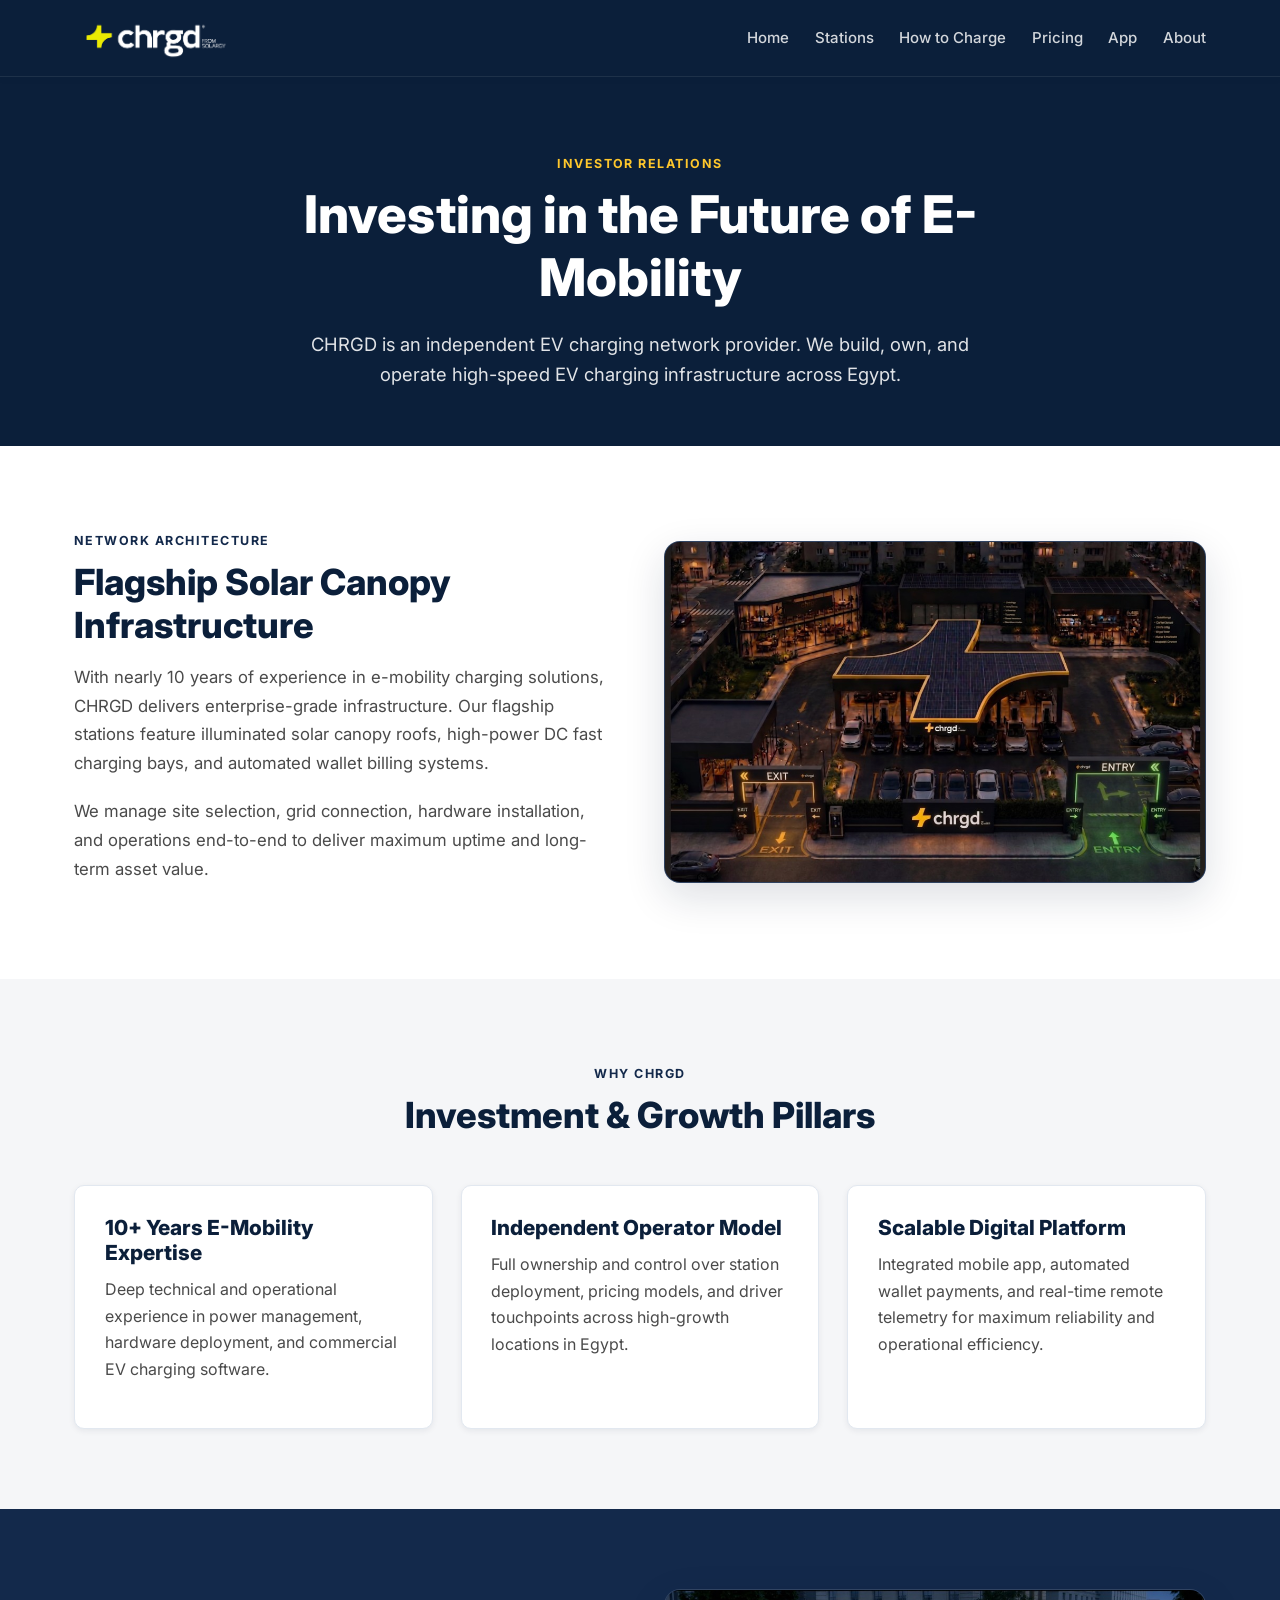
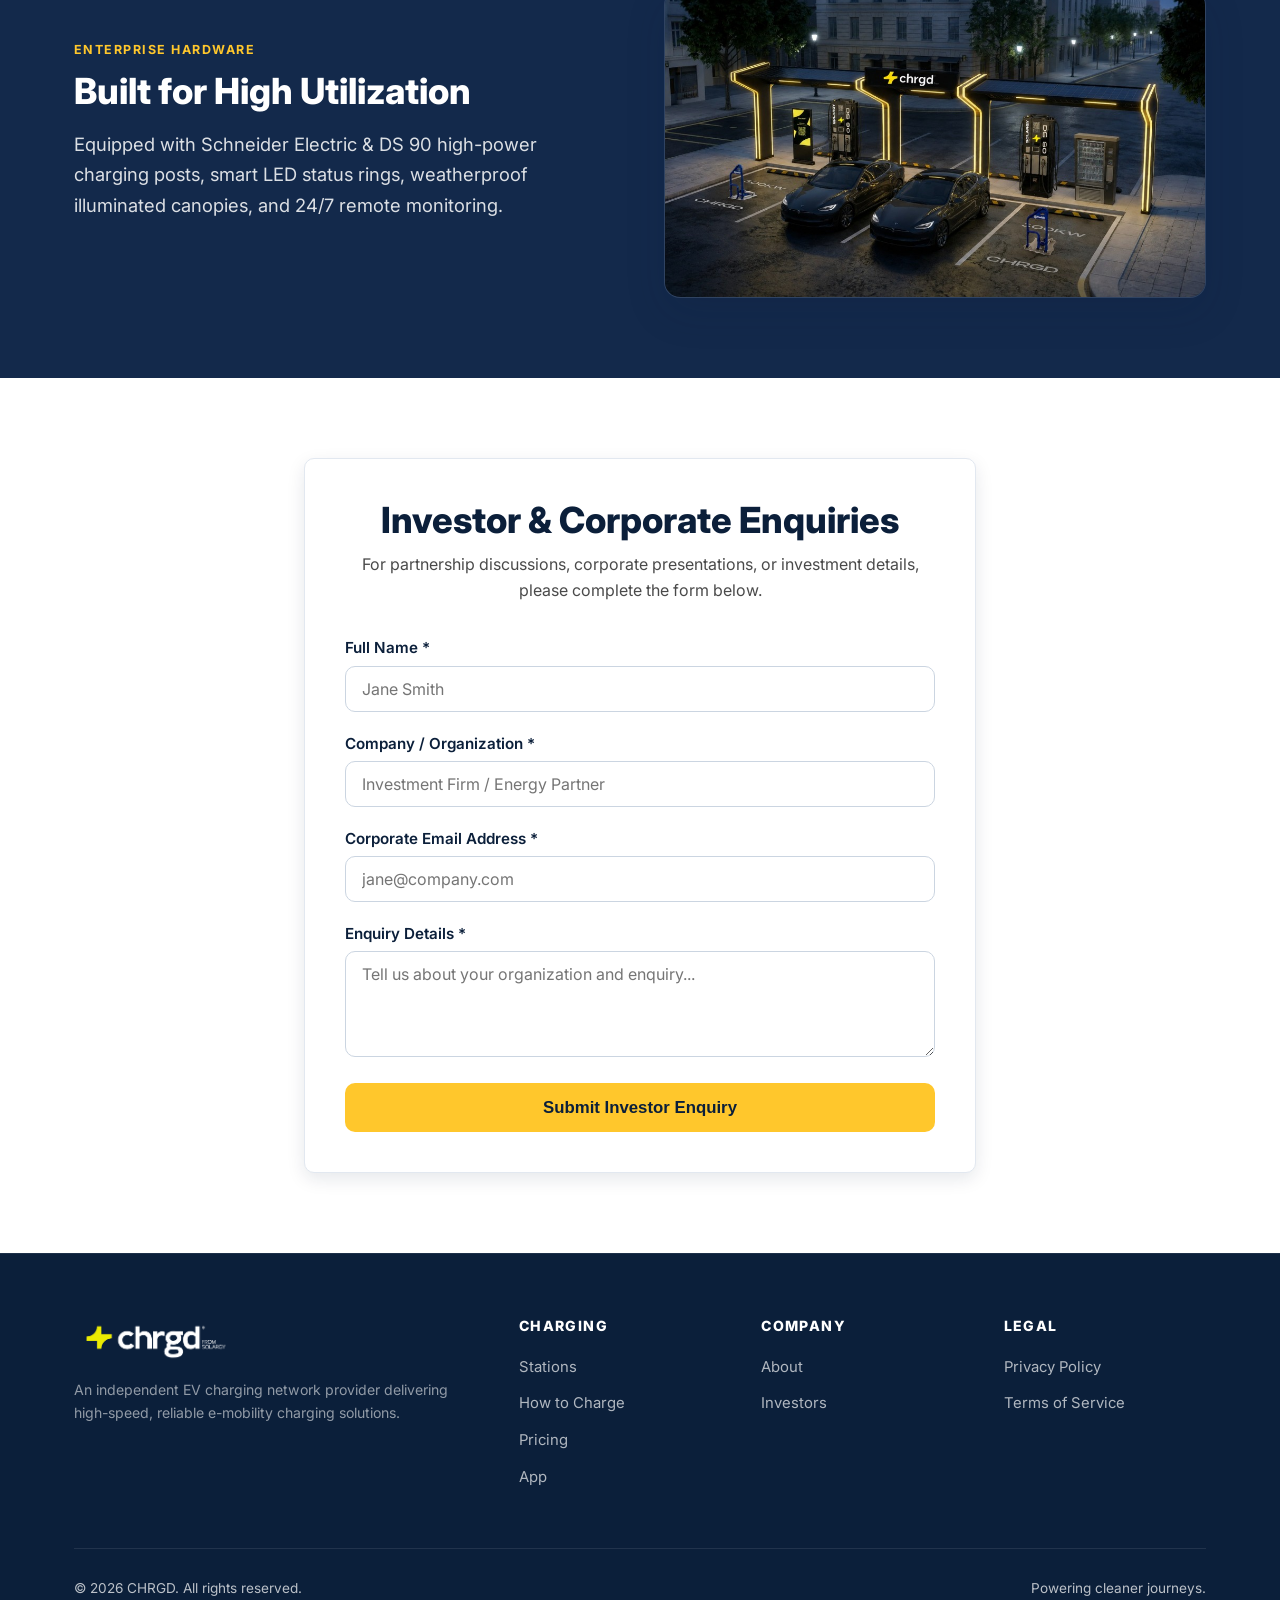
<file: investors.html>
<!DOCTYPE html>
<html lang="en">
<head>
  <meta charset="UTF-8">
  <meta name="viewport" content="width=device-width, initial-scale=1.0">
  <title>Investors | CHRGD EV Charging Network</title>
  <meta name="description" content="Investor relations and commercial partnership opportunities with CHRGD, Egypt's premier independent EV charging network provider.">
  <link rel="stylesheet" href="style.css">
</head>
<body>

<!-- HEADER -->
<header class="header">
  <div class="container header-inner">
    <a href="index.html" class="wordmark" aria-label="CHRGD Home"><img src="logo.png" alt="CHRGD EV Charging Network" class="logo-img"></a>
    <button class="hamburger" id="hamburger" aria-label="Toggle menu" aria-expanded="false">☰</button>
    <nav class="nav" id="mainNav">
      <a href="index.html" class="nav-link">Home</a>
      <a href="stations.html"      class="nav-link">Stations</a>
      <a href="how-to-charge.html" class="nav-link">How to Charge</a>
      <a href="pricing.html"       class="nav-link">Pricing</a>
      <a href="app.html"           class="nav-link">App</a>
      <a href="about.html"         class="nav-link">About</a>
    </nav>
  </div>
</header>

<!-- HERO -->
<section class="hero" style="padding: 4.5rem 0 3.5rem;">
  <div class="container" style="max-width: 800px; text-align: center;">
    <span class="eyebrow">Investor Relations</span>
    <h1>Investing in the Future of E-Mobility</h1>
    <p class="lead" style="margin: 0 auto;">CHRGD is an independent EV charging network provider. We build, own, and operate high-speed EV charging infrastructure across Egypt.</p>
  </div>
</section>

<!-- MEDIA & NETWORK OVERVIEW -->
<section class="section">
  <div class="container hero-grid" style="align-items: center;">
    <div>
      <span class="eyebrow eyebrow-dark">Network Architecture</span>
      <h2>Flagship Solar Canopy Infrastructure</h2>
      <p style="font-size: 1.05rem; line-height: 1.7; margin-bottom: 1.25rem;">
        With nearly 10 years of experience in e-mobility charging solutions, CHRGD delivers enterprise-grade infrastructure. Our flagship stations feature illuminated solar canopy roofs, high-power DC fast charging bays, and automated wallet billing systems.
      </p>
      <p style="font-size: 1.05rem; line-height: 1.7;">
        We manage site selection, grid connection, hardware installation, and operations end-to-end to deliver maximum uptime and long-term asset value.
      </p>
    </div>
    <div class="site-img-wrapper">
      <img src="images/hub-overview.jpg" alt="CHRGD flagship charging station network aerial overview" class="site-img">
    </div>
  </div>
</section>

<!-- INVESTMENT HIGHLIGHTS GRID -->
<section class="section section-light">
  <div class="container">
    <div class="section-header">
      <span class="eyebrow eyebrow-dark">Why CHRGD</span>
      <h2>Investment & Growth Pillars</h2>
    </div>
    <div class="cards">
      <div class="card">
        <h3>10+ Years E-Mobility Expertise</h3>
        <p>Deep technical and operational experience in power management, hardware deployment, and commercial EV charging software.</p>
      </div>
      <div class="card">
        <h3>Independent Operator Model</h3>
        <p>Full ownership and control over station deployment, pricing models, and driver touchpoints across high-growth locations in Egypt.</p>
      </div>
      <div class="card">
        <h3>Scalable Digital Platform</h3>
        <p>Integrated mobile app, automated wallet payments, and real-time remote telemetry for maximum reliability and operational efficiency.</p>
      </div>
    </div>
  </div>
</section>

<!-- MEDIA SHOWCASE BAND -->
<section class="section section-dark">
  <div class="container hero-grid" style="align-items: center;">
    <div>
      <span class="eyebrow">Enterprise Hardware</span>
      <h2 style="color: var(--white);">Built for High Utilization</h2>
      <p class="lead" style="color: rgba(255,255,255,0.85);">
        Equipped with Schneider Electric & DS 90 high-power charging posts, smart LED status rings, weatherproof illuminated canopies, and 24/7 remote monitoring.
      </p>
    </div>
    <div class="site-img-wrapper">
      <img src="images/station-canopy.jpg" alt="CHRGD night canopy charging bays" class="site-img">
    </div>
  </div>
</section>

<!-- INVESTOR CONTACT FORM -->
<section class="section">
  <div class="container" style="max-width: 720px;">
    <div class="form-wrap">
      <h2 style="margin-bottom: 0.5rem; text-align: center;">Investor & Corporate Enquiries</h2>
      <p style="text-align: center; color: var(--gray-700); margin-bottom: 2rem;">For partnership discussions, corporate presentations, or investment details, please complete the form below.</p>
      <form action="#" method="POST" onsubmit="event.preventDefault(); this.innerHTML='<p style=\'padding:1.5rem; text-align:center; color:var(--navy); font-weight:600; font-size:1.1rem;\'>✓ Thank you — our Investor Relations team will be in touch shortly.</p>'">
        <div class="form-group">
          <label for="name" class="form-label">Full Name *</label>
          <input type="text" id="name" name="name" class="form-control" placeholder="Jane Smith" required>
        </div>
        <div class="form-group">
          <label for="company" class="form-label">Company / Organization *</label>
          <input type="text" id="company" name="company" class="form-control" placeholder="Investment Firm / Energy Partner" required>
        </div>
        <div class="form-group">
          <label for="email" class="form-label">Corporate Email Address *</label>
          <input type="email" id="email" name="email" class="form-control" placeholder="jane@company.com" required>
        </div>
        <div class="form-group">
          <label for="message" class="form-label">Enquiry Details *</label>
          <textarea id="message" name="message" class="form-control" rows="4" placeholder="Tell us about your organization and enquiry..." required></textarea>
        </div>
        <button type="submit" class="btn btn-primary" style="width:100%; font-size:1.05rem;">Submit Investor Enquiry</button>
      </form>
    </div>
  </div>
</section>

<!-- FOOTER -->
<footer class="footer">
  <div class="container">
    <div class="footer-grid">
      <div class="footer-col">
        <a href="index.html" class="wordmark" aria-label="CHRGD Home"><img src="logo.png" alt="CHRGD EV Charging Network" class="logo-img"></a>
        <p class="footer-desc">An independent EV charging network provider delivering high-speed, reliable e-mobility charging solutions.</p>
      </div>
      <div class="footer-col">
        <h4>Charging</h4>
        <ul class="footer-links">
          <li><a href="stations.html">Stations</a></li>
          <li><a href="how-to-charge.html">How to Charge</a></li>
          <li><a href="pricing.html">Pricing</a></li>
          <li><a href="app.html">App</a></li>
        </ul>
      </div>
      <div class="footer-col">
        <h4>Company</h4>
        <ul class="footer-links">
          <li><a href="about.html">About</a></li>
          <li><a href="investors.html">Investors</a></li>
        </ul>
      </div>
      <div class="footer-col">
        <h4>Legal</h4>
        <ul class="footer-links">
          <li><a href="privacy-policy.html">Privacy Policy</a></li>
          <li><a href="terms-of-service.html">Terms of Service</a></li>
        </ul>
      </div>
    </div>
    <div class="footer-bottom">
      <span>© 2026 CHRGD. All rights reserved.</span>
      <span>Powering cleaner journeys.</span>
    </div>
  </div>
</footer>

<script src="script.js"></script>
</body>
</html>
</file>
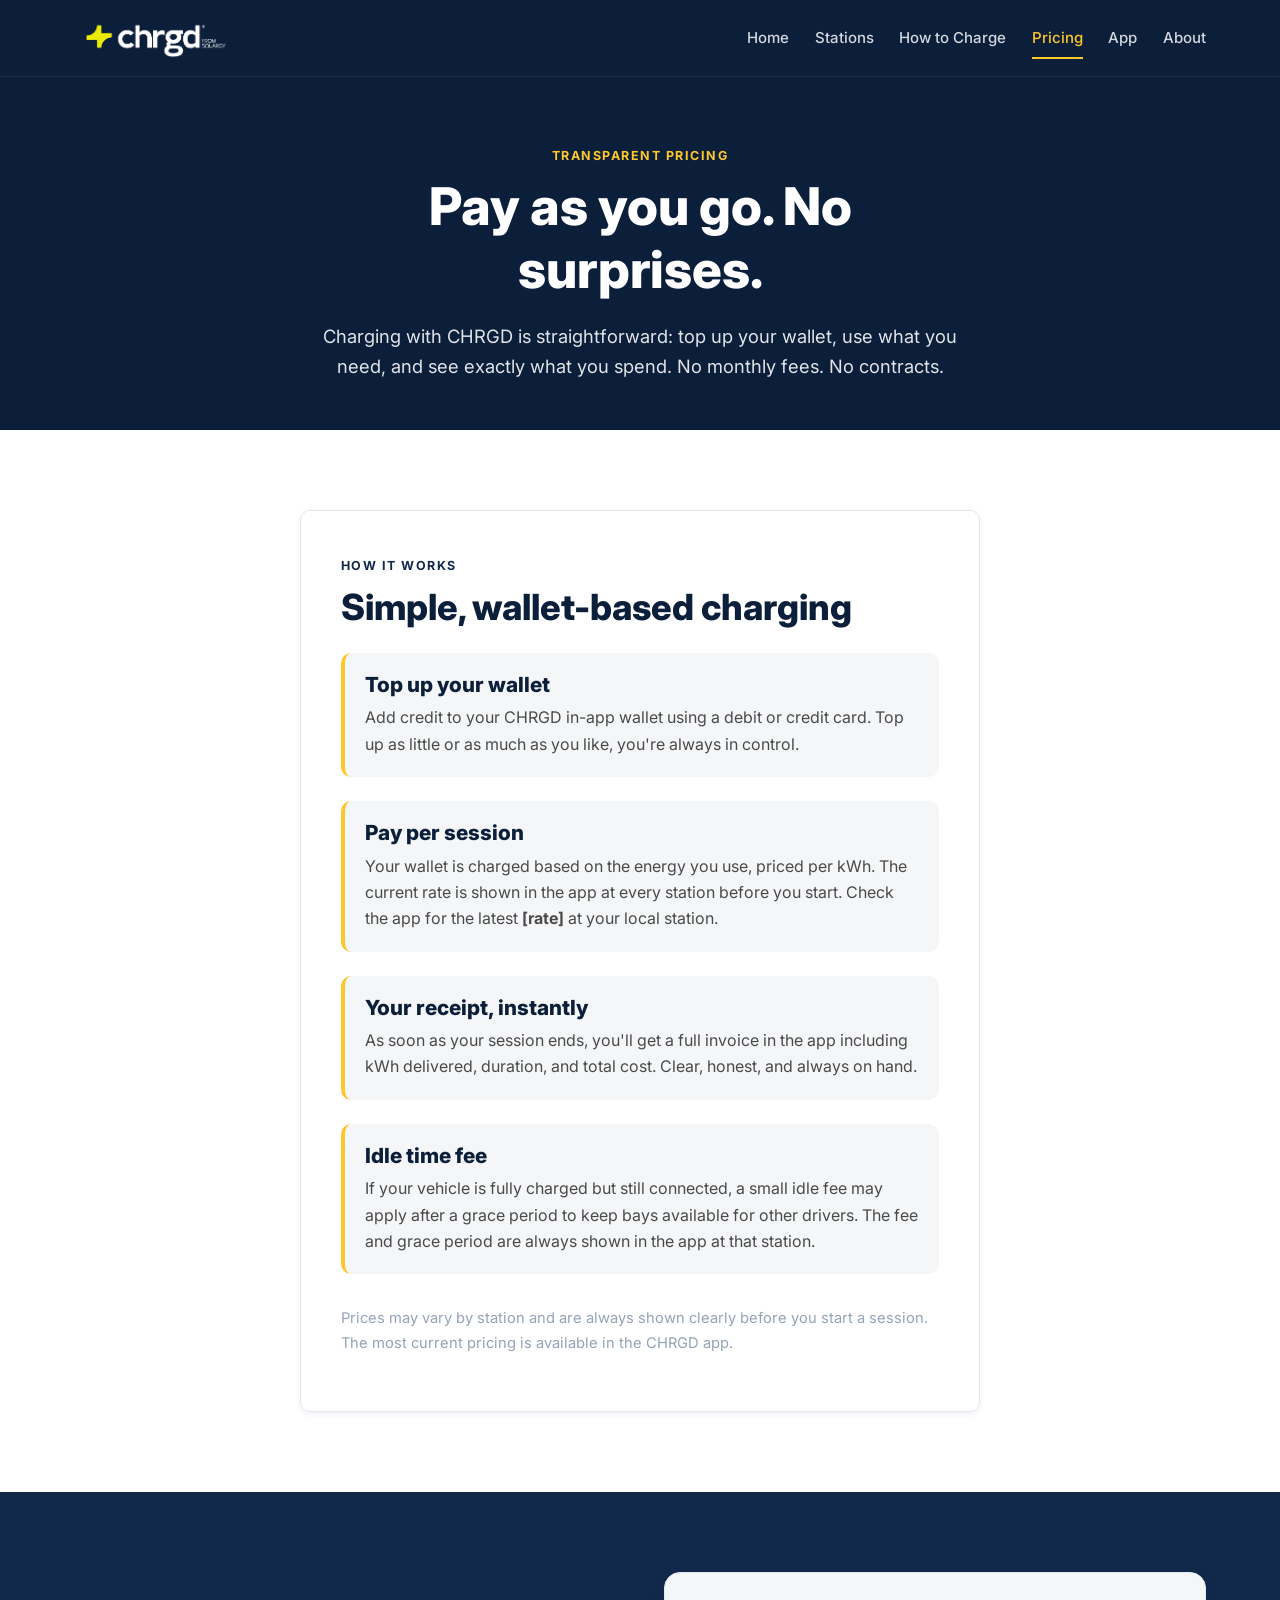
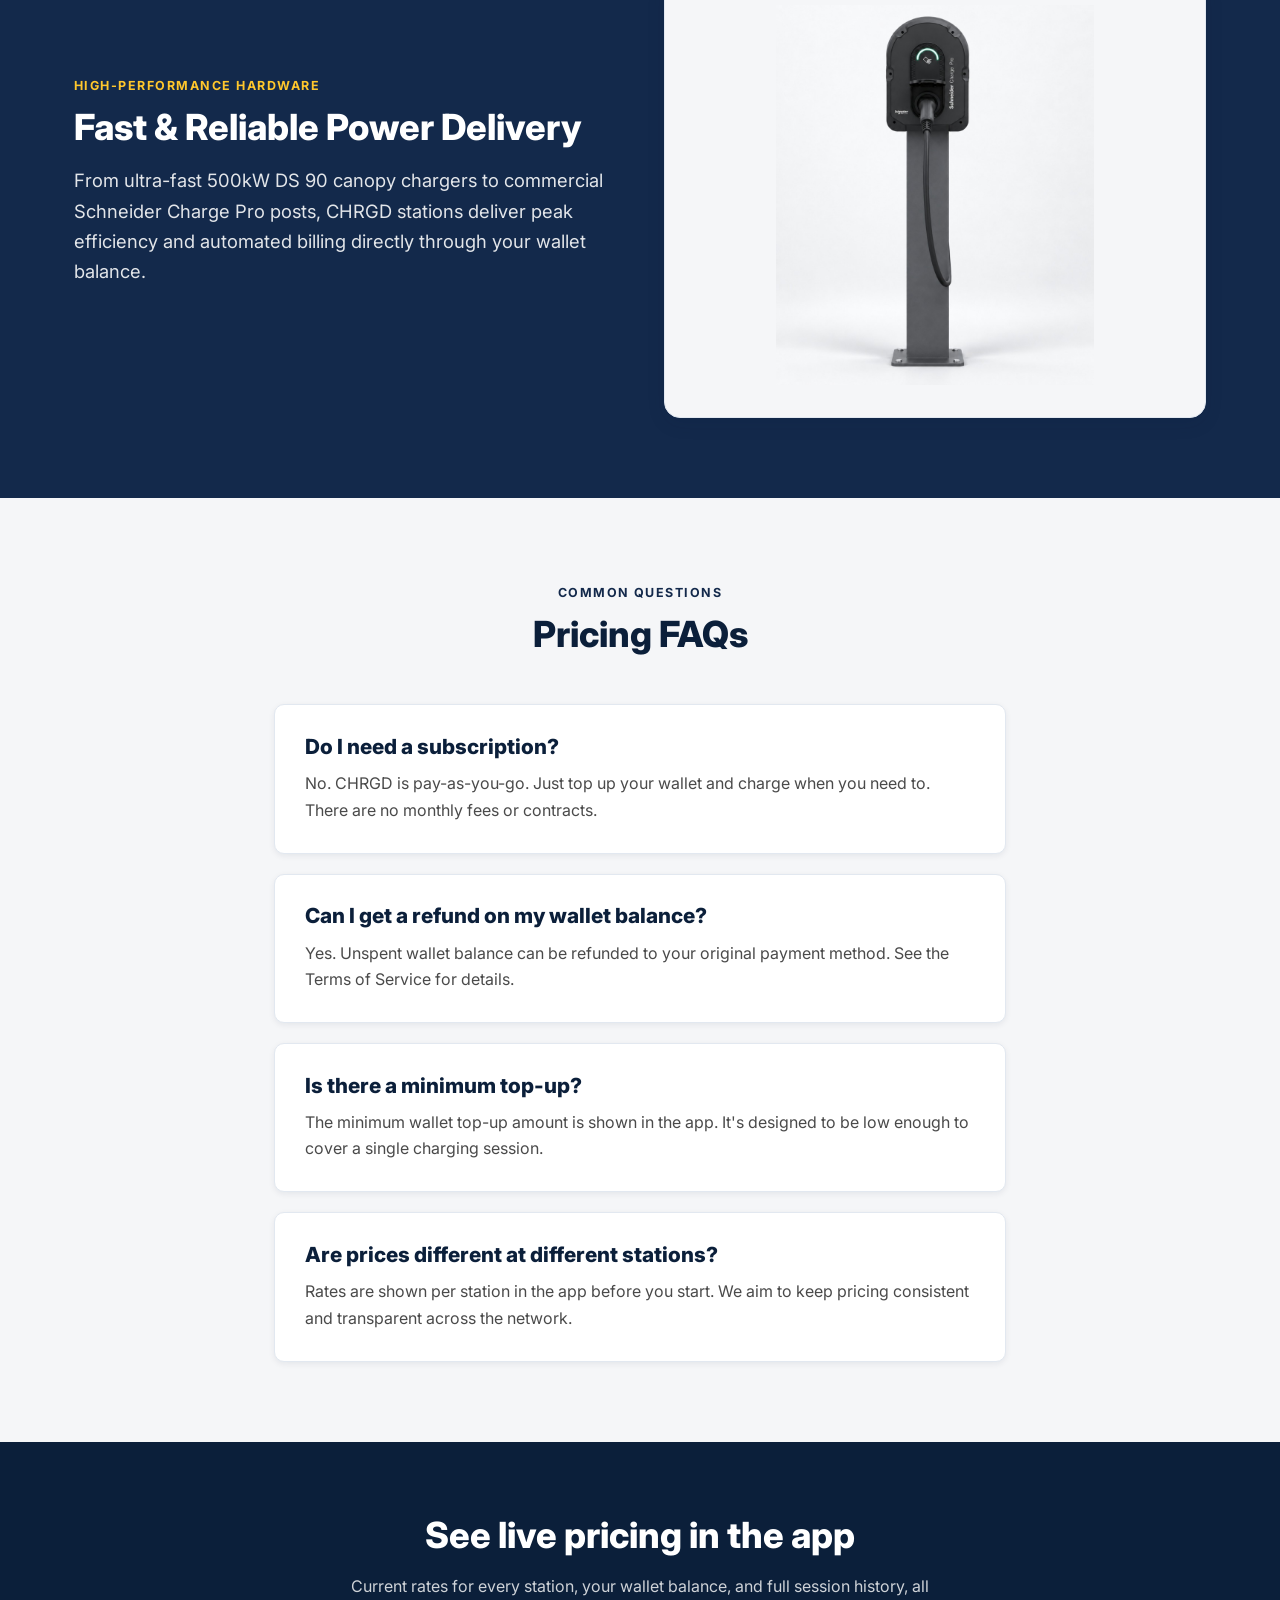
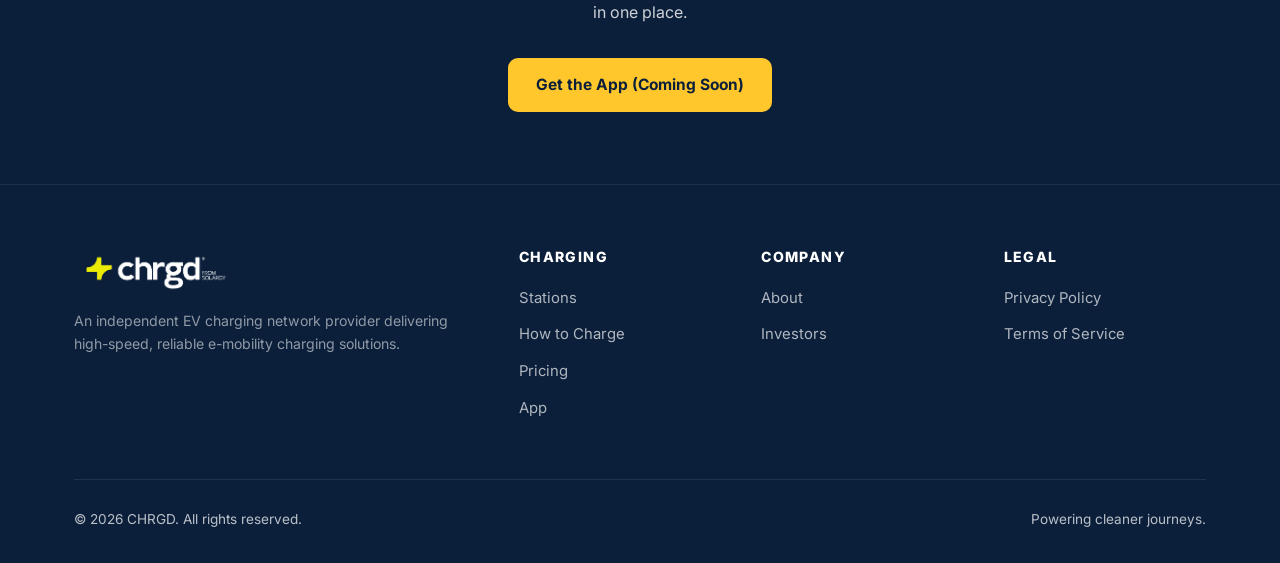
<file: pricing.html>
<!DOCTYPE html>
<html lang="en">
<head>
  <meta charset="UTF-8">
  <meta name="viewport" content="width=device-width, initial-scale=1.0">
  <title>Pricing | CHRGD EV Charging</title>
  <meta name="description" content="CHRGD pricing is simple and transparent. Pay as you go via your in-app wallet, with no subscriptions and no hidden fees. See current rates in the app.">
  <link rel="stylesheet" href="style.css">
</head>
<body>

<!-- HEADER -->
<header class="header">
  <div class="container header-inner">
    <a href="index.html" class="wordmark" aria-label="CHRGD Home"><img src="logo.png" alt="CHRGD EV Charging Network" class="logo-img"></a>
    <button class="hamburger" id="hamburger" aria-label="Toggle menu" aria-expanded="false">☰</button>
    <nav class="nav" id="mainNav">
      <a href="index.html" class="nav-link">Home</a>
      <a href="stations.html"      class="nav-link">Stations</a>
      <a href="how-to-charge.html" class="nav-link">How to Charge</a>
      <a href="pricing.html"       class="nav-link active">Pricing</a>
      <a href="app.html"           class="nav-link">App</a>
      <a href="about.html"         class="nav-link">About</a>
    </nav>
  </div>
</header>

<!-- HERO -->
<section class="hero" style="padding: 4rem 0 3rem;">
  <div class="container" style="max-width:700px; text-align:center;">
    <span class="eyebrow">Transparent Pricing</span>
    <h1>Pay as you go. No surprises.</h1>
    <p class="lead" style="margin: 0 auto;">Charging with CHRGD is straightforward: top up your wallet, use what you need, and see exactly what you spend. No monthly fees. No contracts.</p>
  </div>
</section>

<!-- HOW PRICING WORKS -->
<section class="section">
  <div class="container" style="max-width: 840px;">
    <div class="pricing-box">
      <span class="eyebrow eyebrow-dark">How it works</span>
      <h2 style="margin-bottom: 1.5rem;">Simple, wallet-based charging</h2>

      <div style="display:grid; gap:1.5rem;">
        <div style="padding: 1.25rem; background: var(--gray-100); border-radius: var(--radius); border-left: 4px solid var(--yellow);">
          <h3 style="margin-bottom:0.4rem;">Top up your wallet</h3>
          <p style="margin:0;">Add credit to your CHRGD in-app wallet using a debit or credit card. Top up as little or as much as you like, you're always in control.</p>
        </div>

        <div style="padding: 1.25rem; background: var(--gray-100); border-radius: var(--radius); border-left: 4px solid var(--yellow);">
          <h3 style="margin-bottom:0.4rem;">Pay per session</h3>
          <p style="margin:0;">Your wallet is charged based on the energy you use, priced per kWh. The current rate is shown in the app at every station before you start. Check the app for the latest <strong>[rate]</strong> at your local station.</p>
        </div>

        <div style="padding: 1.25rem; background: var(--gray-100); border-radius: var(--radius); border-left: 4px solid var(--yellow);">
          <h3 style="margin-bottom:0.4rem;">Your receipt, instantly</h3>
          <p style="margin:0;">As soon as your session ends, you'll get a full invoice in the app including kWh delivered, duration, and total cost. Clear, honest, and always on hand.</p>
        </div>

        <div style="padding: 1.25rem; background: var(--gray-100); border-radius: var(--radius); border-left: 4px solid var(--yellow);">
          <h3 style="margin-bottom:0.4rem;">Idle time fee</h3>
          <p style="margin:0;">If your vehicle is fully charged but still connected, a small idle fee may apply after a grace period to keep bays available for other drivers. The fee and grace period are always shown in the app at that station.</p>
        </div>
      </div>

      <p style="margin-top:2rem; font-size:0.92rem; color:var(--gray-500);">
        Prices may vary by station and are always shown clearly before you start a session. The most current pricing is available in the CHRGD app.
      </p>
    </div>
  </div>
</section>

<!-- HARDWARE SHOWCASE -->
<section class="section section-dark">
  <div class="container hero-grid" style="align-items:center;">
    <div>
      <span class="eyebrow">High-Performance Hardware</span>
      <h2>Fast & Reliable Power Delivery</h2>
      <p class="lead">From ultra-fast 500kW DS 90 canopy chargers to commercial Schneider Charge Pro posts, CHRGD stations deliver peak efficiency and automated billing directly through your wallet balance.</p>
    </div>
    <div class="hardware-img-card">
      <img src="images/charger-hardware.jpg" alt="Schneider Charge Pro EV Charger post unit" class="hardware-img">
    </div>
  </div>
</section>

<!-- FAQ -->
<section class="section section-light">
  <div class="container" style="max-width:780px;">
    <div class="section-header">
      <span class="eyebrow eyebrow-dark">Common questions</span>
      <h2>Pricing FAQs</h2>
    </div>

    <div style="display:grid; gap:1.25rem;">
      <div class="card">
        <h3>Do I need a subscription?</h3>
        <p style="margin:0;">No. CHRGD is pay-as-you-go. Just top up your wallet and charge when you need to. There are no monthly fees or contracts.</p>
      </div>
      <div class="card">
        <h3>Can I get a refund on my wallet balance?</h3>
        <p style="margin:0;">Yes. Unspent wallet balance can be refunded to your original payment method. See the Terms of Service for details.</p>
      </div>
      <div class="card">
        <h3>Is there a minimum top-up?</h3>
        <p style="margin:0;">The minimum wallet top-up amount is shown in the app. It's designed to be low enough to cover a single charging session.</p>
      </div>
      <div class="card">
        <h3>Are prices different at different stations?</h3>
        <p style="margin:0;">Rates are shown per station in the app before you start. We aim to keep pricing consistent and transparent across the network.</p>
      </div>
    </div>
  </div>
</section>

<!-- CTA -->
<section class="cta-band">
  <div class="container">
    <h2>See live pricing in the app</h2>
    <p>Current rates for every station, your wallet balance, and full session history, all in one place.</p>
    <a href="app.html" class="btn btn-primary">Get the App (Coming Soon)</a>
  </div>
</section>

<!-- FOOTER -->
<footer class="footer">
  <div class="container">
    <div class="footer-grid">
      <div class="footer-col">
        <a href="index.html" class="wordmark" aria-label="CHRGD Home"><img src="logo.png" alt="CHRGD EV Charging Network" class="logo-img"></a>
        <p class="footer-desc">An independent EV charging network provider delivering high-speed, reliable e-mobility charging solutions.</p>
      </div>
      <div class="footer-col">
        <h4>Charging</h4>
        <ul class="footer-links">
          <li><a href="stations.html">Stations</a></li>
          <li><a href="how-to-charge.html">How to Charge</a></li>
          <li><a href="pricing.html">Pricing</a></li>
          <li><a href="app.html">App</a></li>
        </ul>
      </div>
      <div class="footer-col">
        <h4>Company</h4>
        <ul class="footer-links">
          <li><a href="about.html">About</a></li>
          <li><a href="investors.html">Investors</a></li>
        </ul>
      </div>
      <div class="footer-col">
        <h4>Legal</h4>
        <ul class="footer-links">
          <li><a href="privacy-policy.html">Privacy Policy</a></li>
          <li><a href="terms-of-service.html">Terms of Service</a></li>
        </ul>
      </div>
    </div>
    <div class="footer-bottom">
      <span>© 2026 CHRGD. All rights reserved.</span>
      <span>Powering cleaner journeys.</span>
    </div>
  </div>
</footer>

<script src="script.js"></script>
</body>
</html>
</file>
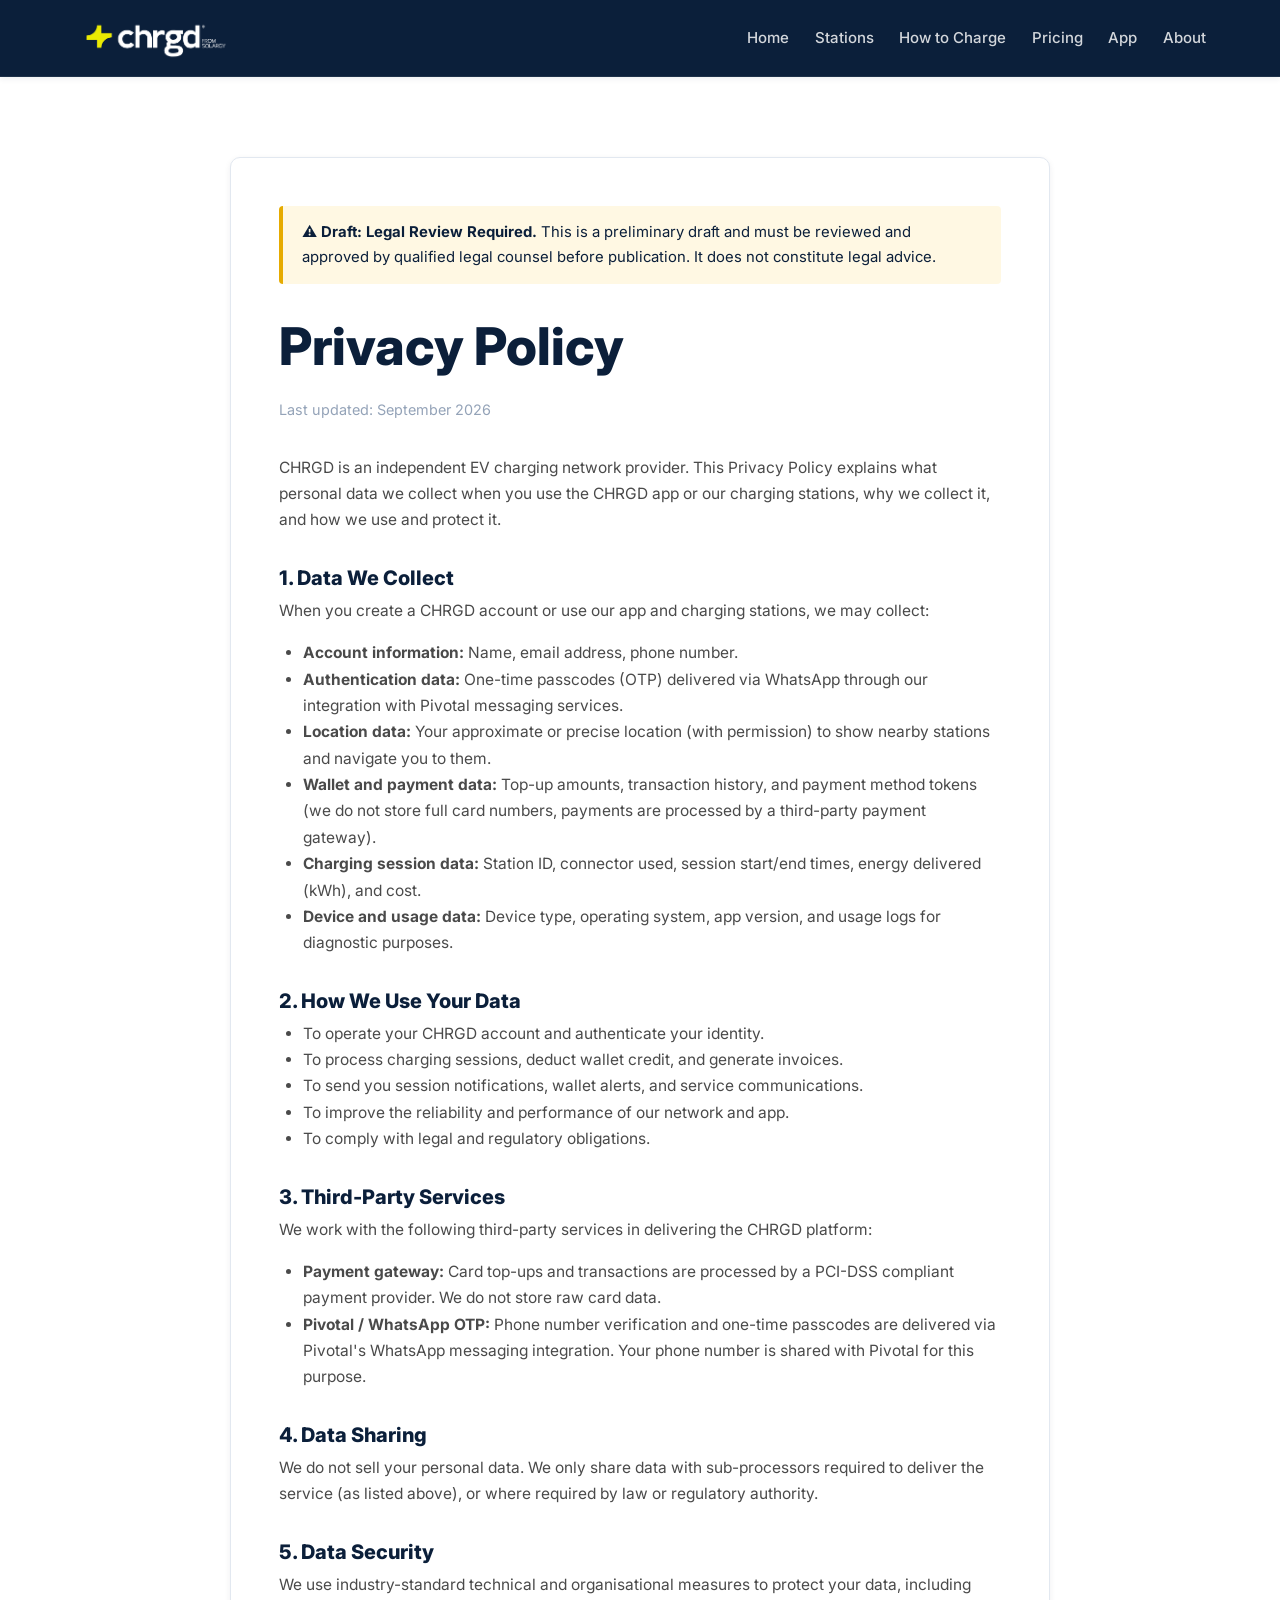
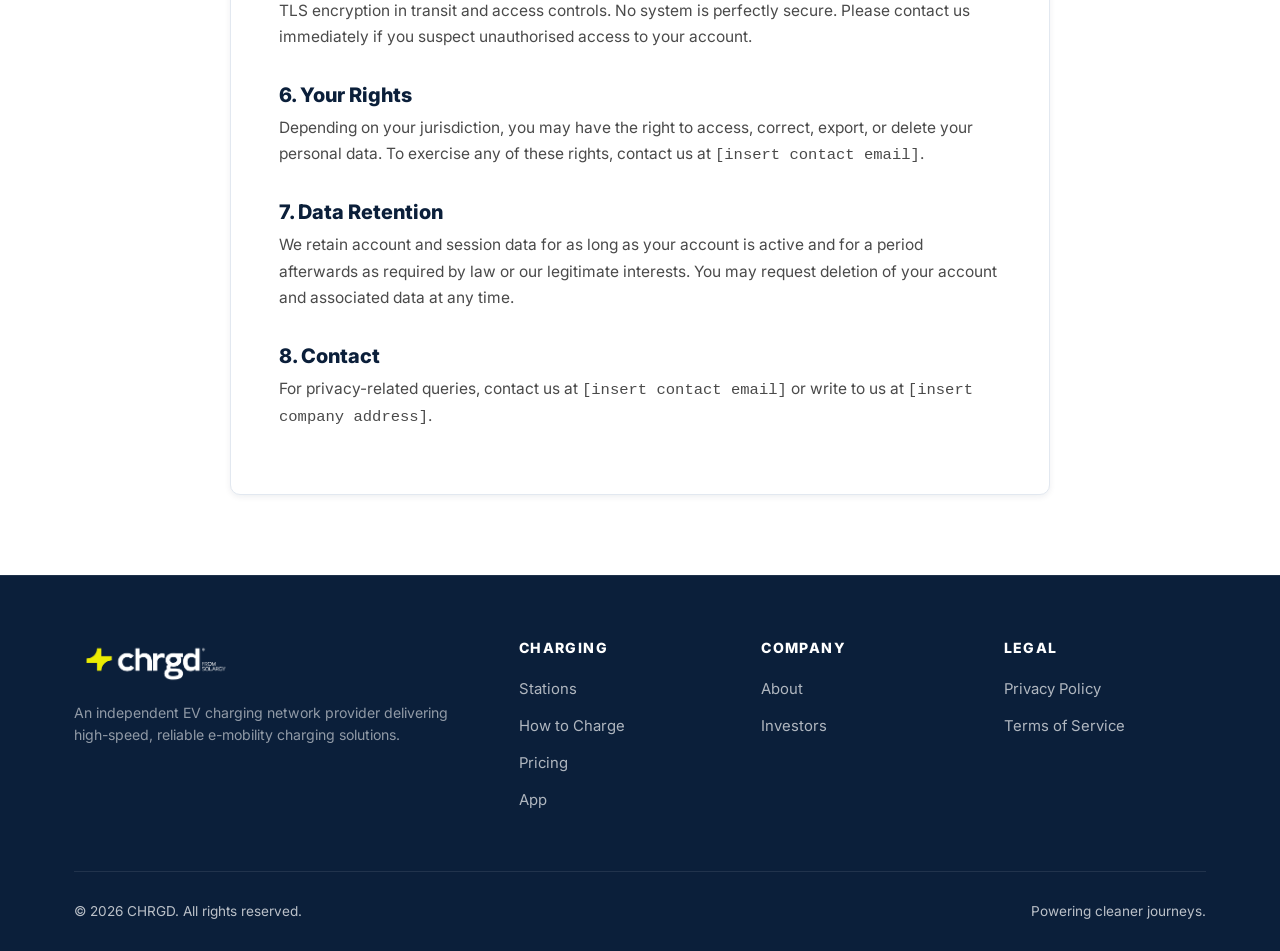
<file: privacy-policy.html>
<!DOCTYPE html>
<html lang="en">
<head>
  <meta charset="UTF-8">
  <meta name="viewport" content="width=device-width, initial-scale=1.0">
  <title>Privacy Policy | CHRGD</title>
  <meta name="description" content="CHRGD Privacy Policy: how we collect, use, and protect your personal data as an EV charging network operator.">
  <link rel="stylesheet" href="style.css">
</head>
<body>

<!-- HEADER -->
<header class="header">
  <div class="container header-inner">
    <a href="index.html" class="wordmark" aria-label="CHRGD Home"><img src="logo.png" alt="CHRGD EV Charging Network" class="logo-img"></a>
    <button class="hamburger" id="hamburger" aria-label="Toggle menu" aria-expanded="false">☰</button>
    <nav class="nav" id="mainNav">
      <a href="index.html" class="nav-link">Home</a>
      <a href="stations.html"      class="nav-link">Stations</a>
      <a href="how-to-charge.html" class="nav-link">How to Charge</a>
      <a href="pricing.html"       class="nav-link">Pricing</a>
      <a href="app.html"           class="nav-link">App</a>
      <a href="about.html"         class="nav-link">About</a>
    </nav>
  </div>
</header>

<section class="section">
  <div class="container">
    <div class="legal-wrap">
      <div class="draft-notice">
        <strong>⚠️ Draft: Legal Review Required.</strong> This is a preliminary draft and must be reviewed and approved by qualified legal counsel before publication. It does not constitute legal advice.
      </div>

      <h1>Privacy Policy</h1>
      <p style="color:var(--gray-500); font-size:0.9rem; margin-bottom:2rem;">Last updated: September 2026</p>

      <p>CHRGD is an independent EV charging network provider. This Privacy Policy explains what personal data we collect when you use the CHRGD app or our charging stations, why we collect it, and how we use and protect it.</p>

      <h2>1. Data We Collect</h2>
      <p>When you create a CHRGD account or use our app and charging stations, we may collect:</p>
      <ul>
        <li><strong>Account information:</strong> Name, email address, phone number.</li>
        <li><strong>Authentication data:</strong> One-time passcodes (OTP) delivered via WhatsApp through our integration with Pivotal messaging services.</li>
        <li><strong>Location data:</strong> Your approximate or precise location (with permission) to show nearby stations and navigate you to them.</li>
        <li><strong>Wallet and payment data:</strong> Top-up amounts, transaction history, and payment method tokens (we do not store full card numbers, payments are processed by a third-party payment gateway).</li>
        <li><strong>Charging session data:</strong> Station ID, connector used, session start/end times, energy delivered (kWh), and cost.</li>
        <li><strong>Device and usage data:</strong> Device type, operating system, app version, and usage logs for diagnostic purposes.</li>
      </ul>

      <h2>2. How We Use Your Data</h2>
      <ul>
        <li>To operate your CHRGD account and authenticate your identity.</li>
        <li>To process charging sessions, deduct wallet credit, and generate invoices.</li>
        <li>To send you session notifications, wallet alerts, and service communications.</li>
        <li>To improve the reliability and performance of our network and app.</li>
        <li>To comply with legal and regulatory obligations.</li>
      </ul>

      <h2>3. Third-Party Services</h2>
      <p>We work with the following third-party services in delivering the CHRGD platform:</p>
      <ul>
        <li><strong>Payment gateway:</strong> Card top-ups and transactions are processed by a PCI-DSS compliant payment provider. We do not store raw card data.</li>
        <li><strong>Pivotal / WhatsApp OTP:</strong> Phone number verification and one-time passcodes are delivered via Pivotal's WhatsApp messaging integration. Your phone number is shared with Pivotal for this purpose.</li>
      </ul>

      <h2>4. Data Sharing</h2>
      <p>We do not sell your personal data. We only share data with sub-processors required to deliver the service (as listed above), or where required by law or regulatory authority.</p>

      <h2>5. Data Security</h2>
      <p>We use industry-standard technical and organisational measures to protect your data, including TLS encryption in transit and access controls. No system is perfectly secure. Please contact us immediately if you suspect unauthorised access to your account.</p>

      <h2>6. Your Rights</h2>
      <p>Depending on your jurisdiction, you may have the right to access, correct, export, or delete your personal data. To exercise any of these rights, contact us at <code>[insert contact email]</code>.</p>

      <h2>7. Data Retention</h2>
      <p>We retain account and session data for as long as your account is active and for a period afterwards as required by law or our legitimate interests. You may request deletion of your account and associated data at any time.</p>

      <h2>8. Contact</h2>
      <p>For privacy-related queries, contact us at <code>[insert contact email]</code> or write to us at <code>[insert company address]</code>.</p>
    </div>
  </div>
</section>

<!-- FOOTER -->
<footer class="footer">
  <div class="container">
    <div class="footer-grid">
      <div class="footer-col">
        <a href="index.html" class="wordmark" aria-label="CHRGD Home"><img src="logo.png" alt="CHRGD EV Charging Network" class="logo-img"></a>
        <p class="footer-desc">An independent EV charging network provider delivering high-speed, reliable e-mobility charging solutions.</p>
      </div>
      <div class="footer-col">
        <h4>Charging</h4>
        <ul class="footer-links">
          <li><a href="stations.html">Stations</a></li>
          <li><a href="how-to-charge.html">How to Charge</a></li>
          <li><a href="pricing.html">Pricing</a></li>
          <li><a href="app.html">App</a></li>
        </ul>
      </div>
      <div class="footer-col">
        <h4>Company</h4>
        <ul class="footer-links">
          <li><a href="about.html">About</a></li>
          <li><a href="investors.html">Investors</a></li>
        </ul>
      </div>
      <div class="footer-col">
        <h4>Legal</h4>
        <ul class="footer-links">
          <li><a href="privacy-policy.html">Privacy Policy</a></li>
          <li><a href="terms-of-service.html">Terms of Service</a></li>
        </ul>
      </div>
    </div>
    <div class="footer-bottom">
      <span>© 2026 CHRGD. All rights reserved.</span>
      <span>Powering cleaner journeys.</span>
    </div>
  </div>
</footer>

<script src="script.js"></script>
</body>
</html>
</file>
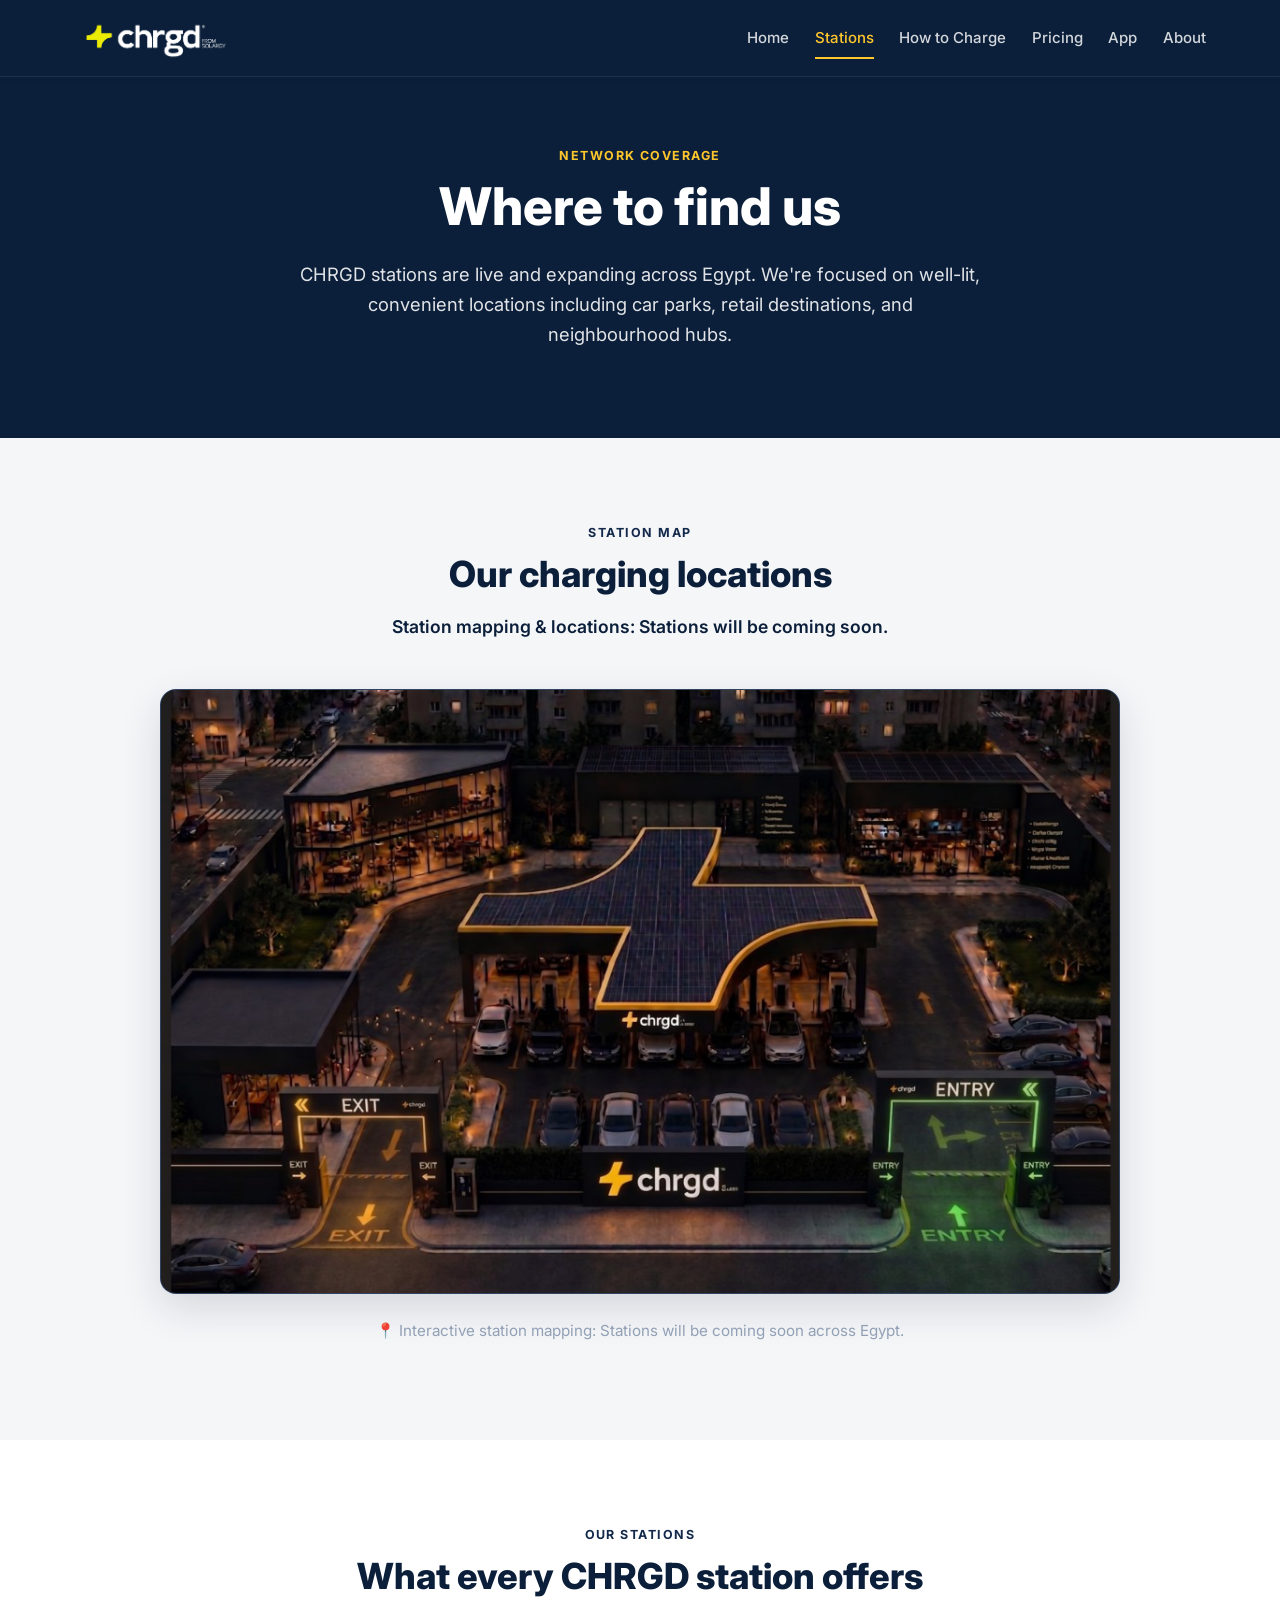
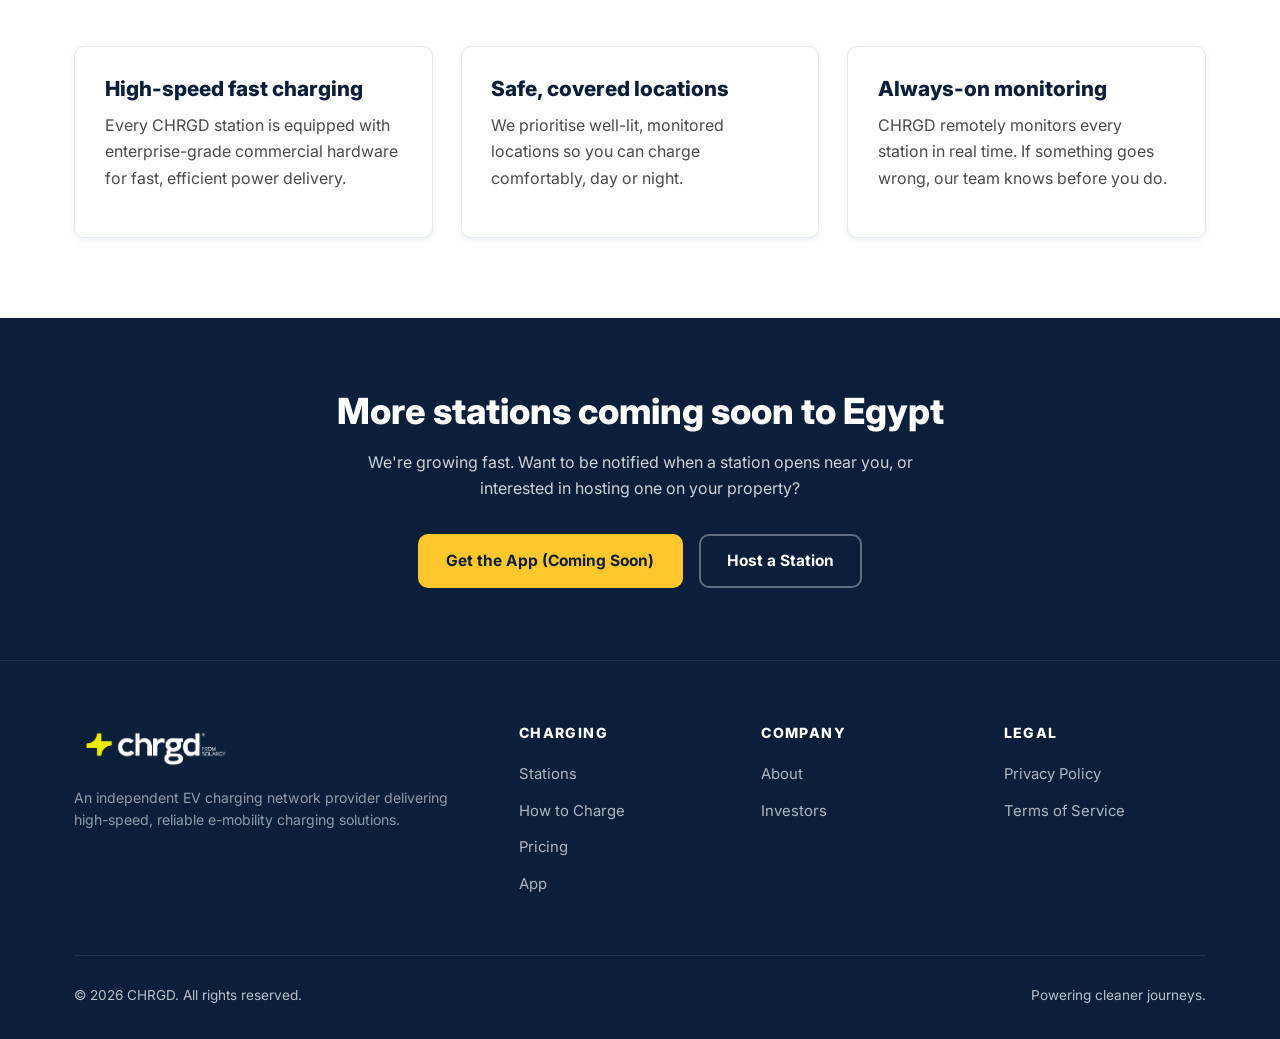
<file: stations.html>
<!DOCTYPE html>
<html lang="en">
<head>
  <meta charset="UTF-8">
  <meta name="viewport" content="width=device-width, initial-scale=1.0">
  <title>Stations | CHRGD Charging Network</title>
  <meta name="description" content="Find CHRGD charging stations near you. Our network is expanding across Egypt, with more locations coming soon.">
  <link rel="stylesheet" href="style.css">
</head>
<body>

<!-- HEADER -->
<header class="header">
  <div class="container header-inner">
    <a href="index.html" class="wordmark" aria-label="CHRGD Home"><img src="logo.png" alt="CHRGD EV Charging Network" class="logo-img"></a>
    <button class="hamburger" id="hamburger" aria-label="Toggle menu" aria-expanded="false">☰</button>
    <nav class="nav" id="mainNav">
      <a href="index.html" class="nav-link">Home</a>
      <a href="stations.html"      class="nav-link active">Stations</a>
      <a href="how-to-charge.html" class="nav-link">How to Charge</a>
      <a href="pricing.html"       class="nav-link">Pricing</a>
      <a href="app.html"           class="nav-link">App</a>
      <a href="about.html"         class="nav-link">About</a>
    </nav>
  </div>
</header>

<!-- HERO -->
<section class="hero" style="padding: 4rem 0 3.5rem;">
  <div class="container" style="max-width: 780px; text-align: center;">
    <span class="eyebrow">Network Coverage</span>
    <h1>Where to find us</h1>
    <p class="lead" style="margin: 0 auto 2rem;">CHRGD stations are live and expanding across Egypt. We're focused on well-lit, convenient locations including car parks, retail destinations, and neighbourhood hubs.</p>
  </div>
</section>

<!-- COVERAGE MAP PLACEHOLDER -->
<section class="section section-light">
  <div class="container">
    <div class="section-header">
      <span class="eyebrow eyebrow-dark">Station Map</span>
      <h2>Our charging locations</h2>
      <p style="font-size: 1.1rem; font-weight: 600; color: var(--navy);">Station mapping & locations: Stations will be coming soon.</p>
    </div>

    <div class="site-img-wrapper" style="max-width: 960px; margin: 1.5rem auto 0;">
      <img src="images/hub-overview.jpg" alt="Aerial view of CHRGD flagship charging station hub with yellow solar canopy and illuminated entry exit gates" class="site-img">
    </div>

    <p style="text-align:center; margin-top: 1.5rem; color: var(--gray-500); font-size: 0.95rem;">
      📍 Interactive station mapping: Stations will be coming soon across Egypt.
    </p>
  </div>
</section>

<!-- WHAT TO EXPECT -->
<section class="section">
  <div class="container">
    <div class="section-header">
      <span class="eyebrow eyebrow-dark">Our Stations</span>
      <h2>What every CHRGD station offers</h2>
    </div>
    <div class="cards">
      <div class="card">
        <h3>High-speed fast charging</h3>
        <p>Every CHRGD station is equipped with enterprise-grade commercial hardware for fast, efficient power delivery.</p>
      </div>
      <div class="card">
        <h3>Safe, covered locations</h3>
        <p>We prioritise well-lit, monitored locations so you can charge comfortably, day or night.</p>
      </div>
      <div class="card">
        <h3>Always-on monitoring</h3>
        <p>CHRGD remotely monitors every station in real time. If something goes wrong, our team knows before you do.</p>
      </div>
    </div>
  </div>
</section>

<!-- COMING SOON CTA -->
<section class="cta-band">
  <div class="container">
    <h2>More stations coming soon to Egypt</h2>
    <p>We're growing fast. Want to be notified when a station opens near you, or interested in hosting one on your property?</p>
    <div style="display:flex; gap:1rem; justify-content:center; flex-wrap:wrap;">
      <a href="app.html" class="btn btn-primary">Get the App (Coming Soon)</a>
      <a href="for-landlords.html" class="btn btn-outline">Host a Station</a>
    </div>
  </div>
</section>

<!-- FOOTER -->
<footer class="footer">
  <div class="container">
    <div class="footer-grid">
      <div class="footer-col">
        <a href="index.html" class="wordmark" aria-label="CHRGD Home"><img src="logo.png" alt="CHRGD EV Charging Network" class="logo-img"></a>
        <p class="footer-desc">An independent EV charging network provider delivering high-speed, reliable e-mobility charging solutions.</p>
      </div>
      <div class="footer-col">
        <h4>Charging</h4>
        <ul class="footer-links">
          <li><a href="stations.html">Stations</a></li>
          <li><a href="how-to-charge.html">How to Charge</a></li>
          <li><a href="pricing.html">Pricing</a></li>
          <li><a href="app.html">App</a></li>
        </ul>
      </div>
      <div class="footer-col">
        <h4>Company</h4>
        <ul class="footer-links">
          <li><a href="about.html">About</a></li>
          <li><a href="investors.html">Investors</a></li>
        </ul>
      </div>
      <div class="footer-col">
        <h4>Legal</h4>
        <ul class="footer-links">
          <li><a href="privacy-policy.html">Privacy Policy</a></li>
          <li><a href="terms-of-service.html">Terms of Service</a></li>
        </ul>
      </div>
    </div>
    <div class="footer-bottom">
      <span>© 2026 CHRGD. All rights reserved.</span>
      <span>Powering cleaner journeys.</span>
    </div>
  </div>
</footer>

<script src="script.js"></script>
</body>
</html>
</file>
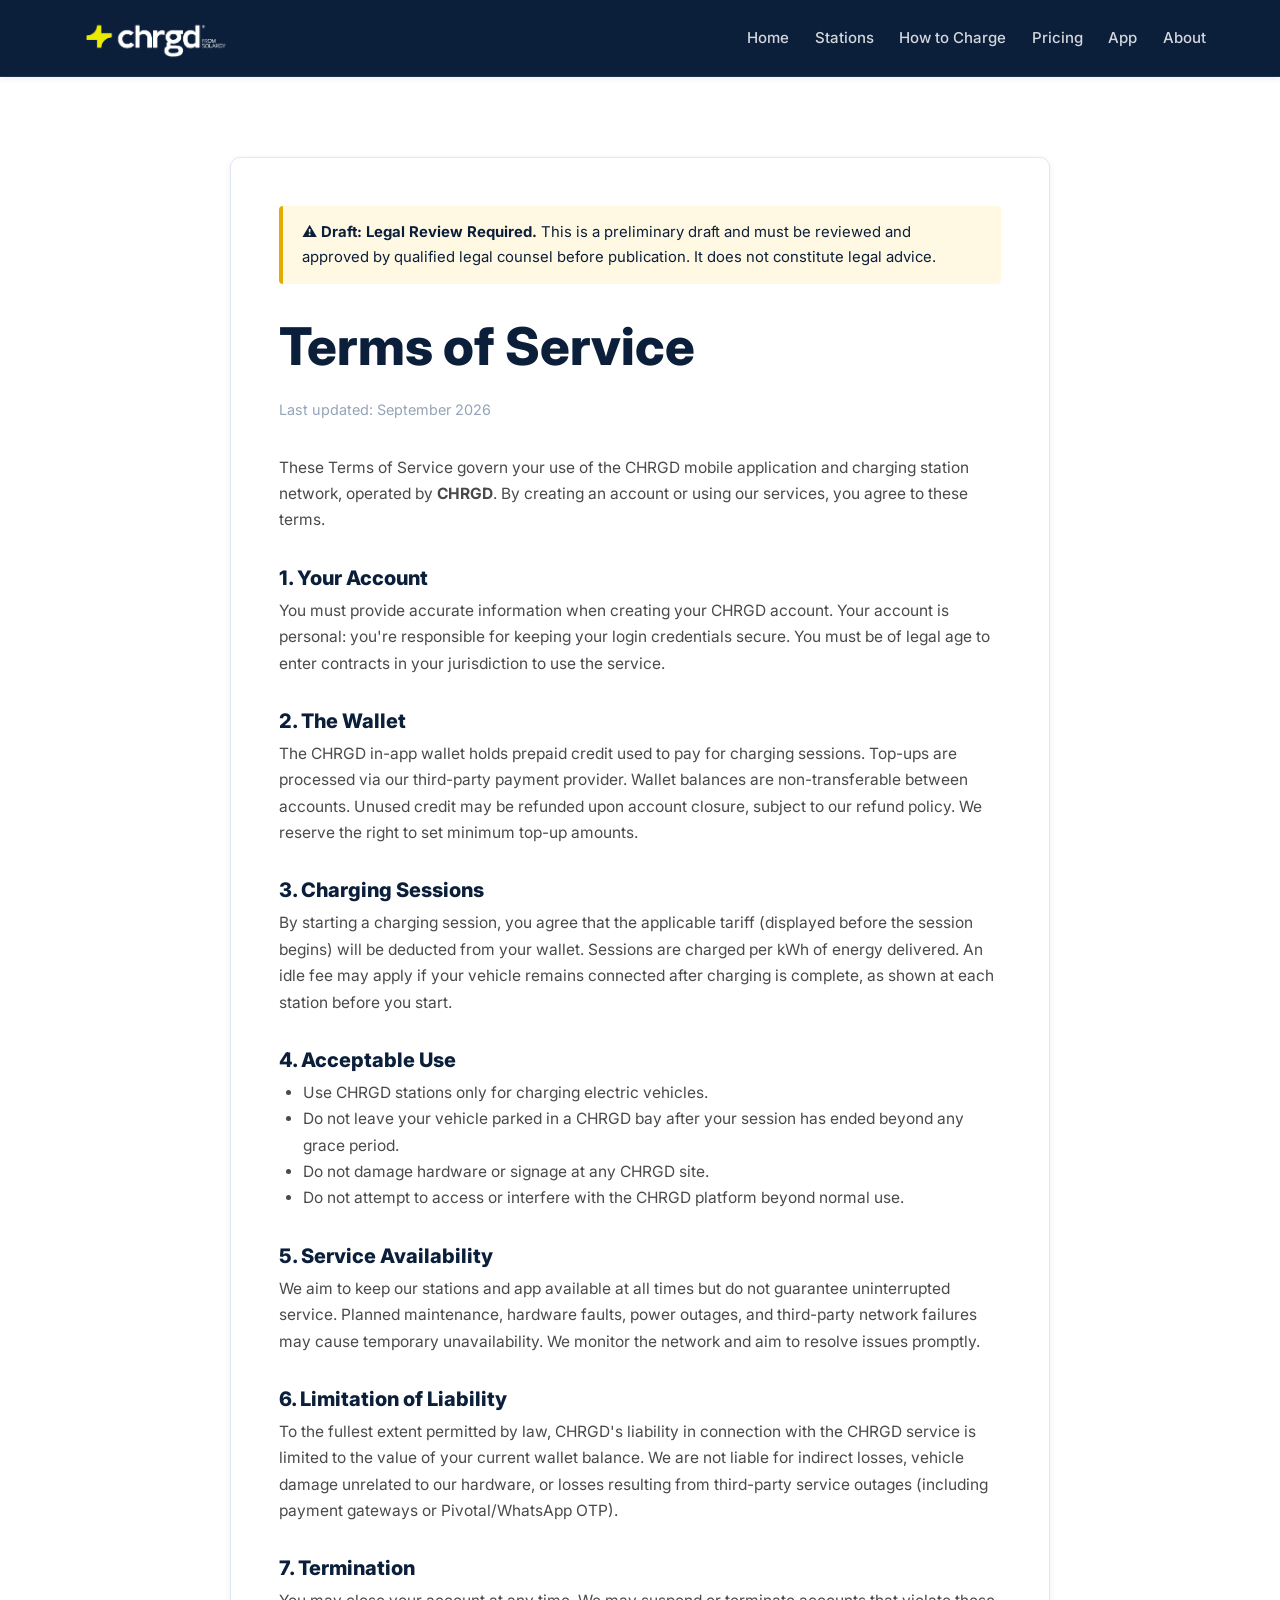
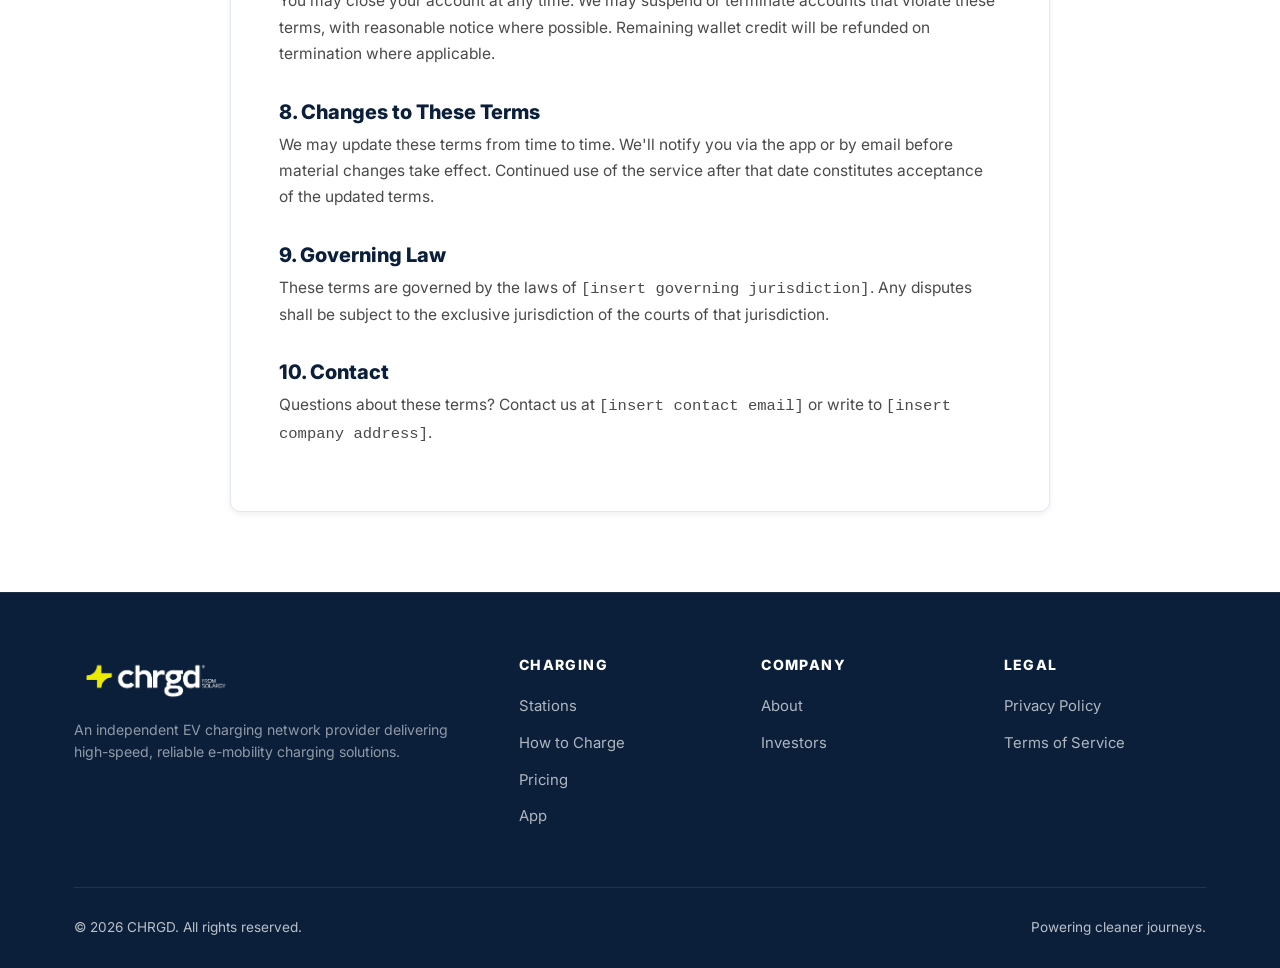
<file: terms-of-service.html>
<!DOCTYPE html>
<html lang="en">
<head>
  <meta charset="UTF-8">
  <meta name="viewport" content="width=device-width, initial-scale=1.0">
  <title>Terms of Service | CHRGD</title>
  <meta name="description" content="CHRGD Terms of Service: the conditions under which you use the CHRGD app and charging network.">
  <link rel="stylesheet" href="style.css">
</head>
<body>

<!-- HEADER -->
<header class="header">
  <div class="container header-inner">
    <a href="index.html" class="wordmark" aria-label="CHRGD Home"><img src="logo.png" alt="CHRGD EV Charging Network" class="logo-img"></a>
    <button class="hamburger" id="hamburger" aria-label="Toggle menu" aria-expanded="false">☰</button>
    <nav class="nav" id="mainNav">
      <a href="index.html" class="nav-link">Home</a>
      <a href="stations.html"      class="nav-link">Stations</a>
      <a href="how-to-charge.html" class="nav-link">How to Charge</a>
      <a href="pricing.html"       class="nav-link">Pricing</a>
      <a href="app.html"           class="nav-link">App</a>
      <a href="about.html"         class="nav-link">About</a>
    </nav>
  </div>
</header>

<section class="section">
  <div class="container">
    <div class="legal-wrap">
      <div class="draft-notice">
        <strong>⚠️ Draft: Legal Review Required.</strong> This is a preliminary draft and must be reviewed and approved by qualified legal counsel before publication. It does not constitute legal advice.
      </div>

      <h1>Terms of Service</h1>
      <p style="color:var(--gray-500); font-size:0.9rem; margin-bottom:2rem;">Last updated: September 2026</p>

      <p>These Terms of Service govern your use of the CHRGD mobile application and charging station network, operated by <strong>CHRGD</strong>. By creating an account or using our services, you agree to these terms.</p>

      <h2>1. Your Account</h2>
      <p>You must provide accurate information when creating your CHRGD account. Your account is personal: you're responsible for keeping your login credentials secure. You must be of legal age to enter contracts in your jurisdiction to use the service.</p>

      <h2>2. The Wallet</h2>
      <p>The CHRGD in-app wallet holds prepaid credit used to pay for charging sessions. Top-ups are processed via our third-party payment provider. Wallet balances are non-transferable between accounts. Unused credit may be refunded upon account closure, subject to our refund policy. We reserve the right to set minimum top-up amounts.</p>

      <h2>3. Charging Sessions</h2>
      <p>By starting a charging session, you agree that the applicable tariff (displayed before the session begins) will be deducted from your wallet. Sessions are charged per kWh of energy delivered. An idle fee may apply if your vehicle remains connected after charging is complete, as shown at each station before you start.</p>

      <h2>4. Acceptable Use</h2>
      <ul>
        <li>Use CHRGD stations only for charging electric vehicles.</li>
        <li>Do not leave your vehicle parked in a CHRGD bay after your session has ended beyond any grace period.</li>
        <li>Do not damage hardware or signage at any CHRGD site.</li>
        <li>Do not attempt to access or interfere with the CHRGD platform beyond normal use.</li>
      </ul>

      <h2>5. Service Availability</h2>
      <p>We aim to keep our stations and app available at all times but do not guarantee uninterrupted service. Planned maintenance, hardware faults, power outages, and third-party network failures may cause temporary unavailability. We monitor the network and aim to resolve issues promptly.</p>

      <h2>6. Limitation of Liability</h2>
      <p>To the fullest extent permitted by law, CHRGD's liability in connection with the CHRGD service is limited to the value of your current wallet balance. We are not liable for indirect losses, vehicle damage unrelated to our hardware, or losses resulting from third-party service outages (including payment gateways or Pivotal/WhatsApp OTP).</p>

      <h2>7. Termination</h2>
      <p>You may close your account at any time. We may suspend or terminate accounts that violate these terms, with reasonable notice where possible. Remaining wallet credit will be refunded on termination where applicable.</p>

      <h2>8. Changes to These Terms</h2>
      <p>We may update these terms from time to time. We'll notify you via the app or by email before material changes take effect. Continued use of the service after that date constitutes acceptance of the updated terms.</p>

      <h2>9. Governing Law</h2>
      <p>These terms are governed by the laws of <code>[insert governing jurisdiction]</code>. Any disputes shall be subject to the exclusive jurisdiction of the courts of that jurisdiction.</p>

      <h2>10. Contact</h2>
      <p>Questions about these terms? Contact us at <code>[insert contact email]</code> or write to <code>[insert company address]</code>.</p>
    </div>
  </div>
</section>

<!-- FOOTER -->
<footer class="footer">
  <div class="container">
    <div class="footer-grid">
      <div class="footer-col">
        <a href="index.html" class="wordmark" aria-label="CHRGD Home"><img src="logo.png" alt="CHRGD EV Charging Network" class="logo-img"></a>
        <p class="footer-desc">An independent EV charging network provider delivering high-speed, reliable e-mobility charging solutions.</p>
      </div>
      <div class="footer-col">
        <h4>Charging</h4>
        <ul class="footer-links">
          <li><a href="stations.html">Stations</a></li>
          <li><a href="how-to-charge.html">How to Charge</a></li>
          <li><a href="pricing.html">Pricing</a></li>
          <li><a href="app.html">App</a></li>
        </ul>
      </div>
      <div class="footer-col">
        <h4>Company</h4>
        <ul class="footer-links">
          <li><a href="about.html">About</a></li>
          <li><a href="investors.html">Investors</a></li>
        </ul>
      </div>
      <div class="footer-col">
        <h4>Legal</h4>
        <ul class="footer-links">
          <li><a href="privacy-policy.html">Privacy Policy</a></li>
          <li><a href="terms-of-service.html">Terms of Service</a></li>
        </ul>
      </div>
    </div>
    <div class="footer-bottom">
      <span>© 2026 CHRGD. All rights reserved.</span>
      <span>Powering cleaner journeys.</span>
    </div>
  </div>
</footer>

<script src="script.js"></script>
</body>
</html>
</file>
<file: style.css>
/* ===========================
   CHRGD Global Design System
   =========================== */

@import url('https://fonts.googleapis.com/css2?family=Inter:wght@400;500;600;700;800;900&display=swap');

:root {
  --navy:        #0B1F3A;
  --navy-soft:   #13294B;
  --yellow:      #FFC72C;
  --yellow-dark: #E6AB00;
  --white:       #FFFFFF;
  --gray-100:    #F5F6F8;
  --gray-200:    #E2E8F0;
  --gray-300:    #CBD5E1;
  --gray-500:    #94A3B8;
  --gray-700:    #4A4A4A;
  --radius:      10px;
  --radius-lg:   16px;
  --shadow-sm:   0 2px 6px rgba(11,31,58,0.07);
  --shadow-md:   0 6px 18px rgba(11,31,58,0.10);
  --shadow-lg:   0 14px 40px rgba(11,31,58,0.14);
  --transition:  all 0.22s ease;
  --font:        'Inter', -apple-system, BlinkMacSystemFont, 'Segoe UI', sans-serif;
}

/* --- Reset --- */
*, *::before, *::after { box-sizing: border-box; margin: 0; padding: 0; }
html { scroll-behavior: smooth; }
body {
  font-family: var(--font);
  background: var(--white);
  color: var(--gray-700);
  line-height: 1.65;
  font-size: 1rem;
  display: flex;
  flex-direction: column;
  min-height: 100vh;
}
a { text-decoration: none; color: inherit; transition: var(--transition); }
ul { list-style: none; }
img { display: block; max-width: 100%; }

/* --- Container --- */
.container {
  width: 100%;
  max-width: 1180px;
  margin: 0 auto;
  padding: 0 1.5rem;
}

/* ===========================
   WORDMARK
   =========================== */
.wordmark {
  display: inline-flex;
  align-items: center;
  text-decoration: none;
}
.logo-img {
  height: 42px;
  width: auto;
  object-fit: contain;
  display: block;
  transition: var(--transition);
}
.logo-img:hover {
  opacity: 0.9;
}
.wordmark .dot { color: var(--yellow); }
.wordmark-dark  { color: var(--navy); }

/* ===========================
   TYPOGRAPHY
   =========================== */
h1, h2, h3, h4 { color: var(--navy); font-weight: 800; line-height: 1.2; }
h1 { font-size: clamp(2rem, 5vw, 3.25rem); margin-bottom: 1.25rem; }
h2 { font-size: clamp(1.6rem, 3vw, 2.25rem); margin-bottom: 1rem; }
h3 { font-size: 1.3rem; margin-bottom: 0.65rem; }
p  { margin-bottom: 1rem; }

.eyebrow {
  display: inline-block;
  font-size: 0.78rem;
  font-weight: 700;
  letter-spacing: 0.12em;
  text-transform: uppercase;
  color: var(--yellow);
  margin-bottom: 0.6rem;
}
.eyebrow-dark { color: var(--navy-soft); }

.lead {
  font-size: 1.15rem;
  color: rgba(255,255,255,0.88);
  max-width: 680px;
  margin-bottom: 2rem;
}
.lead-dark { color: var(--gray-700); }

/* ===========================
   BUTTONS
   =========================== */
.btn {
  display: inline-flex;
  align-items: center;
  justify-content: center;
  gap: 0.4rem;
  padding: 0.78rem 1.65rem;
  font-weight: 700;
  font-size: 0.97rem;
  border-radius: var(--radius);
  border: 2px solid transparent;
  cursor: pointer;
  transition: var(--transition);
  white-space: nowrap;
}
.btn-primary {
  background: var(--yellow);
  color: var(--navy);
}
.btn-primary:hover {
  background: var(--yellow-dark);
  transform: translateY(-2px);
  box-shadow: var(--shadow-md);
}
.btn-outline {
  background: transparent;
  color: var(--white);
  border-color: rgba(255,255,255,0.35);
}
.btn-outline:hover {
  background: rgba(255,255,255,0.1);
  border-color: var(--white);
}
.btn-outline-dark {
  background: transparent;
  color: var(--navy);
  border-color: var(--navy);
}
.btn-outline-dark:hover {
  background: var(--navy);
  color: var(--white);
}
.btn-disabled {
  background: var(--gray-300);
  color: var(--gray-500);
  cursor: not-allowed;
  pointer-events: none;
}

/* Badge */
.badge {
  display: inline-block;
  background: var(--yellow);
  color: var(--navy);
  font-size: 0.72rem;
  font-weight: 700;
  text-transform: uppercase;
  letter-spacing: 0.08em;
  padding: 0.22rem 0.6rem;
  border-radius: 50px;
  vertical-align: middle;
  margin-left: 0.4rem;
}
.badge-navy {
  background: var(--navy-soft);
  color: var(--yellow);
}

/* ===========================
   MEDIA PLACEHOLDER
   =========================== */
.media-ph {
  border: 2px dashed var(--gray-300);
  background: rgba(19,41,75,0.03);
  border-radius: var(--radius-lg);
  display: flex;
  flex-direction: column;
  align-items: center;
  justify-content: center;
  min-height: 260px;
  padding: 2rem;
  text-align: center;
  color: var(--gray-700);
}
.media-ph .ph-label {
  font-family: monospace;
  font-weight: 700;
  font-size: 1.1rem;
  letter-spacing: 0.1em;
  background: var(--navy-soft);
  color: var(--yellow);
  padding: 0.35rem 0.9rem;
  border-radius: 5px;
  margin-bottom: 0.65rem;
}
.media-ph .ph-desc {
  font-size: 0.84rem;
  color: var(--gray-500);
  max-width: 420px;
}
.media-ph-dark {
  border-color: rgba(255,255,255,0.2);
  background: rgba(255,255,255,0.04);
}
.media-ph-dark .ph-label {
  background: var(--yellow);
  color: var(--navy);
}
.media-ph-dark .ph-desc { color: rgba(255,255,255,0.55); }

/* ===========================
   MEDIA & IMAGES
   =========================== */
.site-img-wrapper {
  position: relative;
  border-radius: var(--radius-lg);
  overflow: hidden;
  box-shadow: var(--shadow-lg);
  border: 1px solid rgba(255, 255, 255, 0.12);
  background: var(--navy-soft);
}
.site-img {
  width: 100%;
  height: auto;
  display: block;
  object-fit: cover;
  transition: transform 0.4s ease;
}
.site-img-wrapper:hover .site-img {
  transform: scale(1.02);
}
.hardware-img-card {
  background: var(--gray-100);
  border-radius: var(--radius-lg);
  padding: 2rem;
  display: flex;
  justify-content: center;
  align-items: center;
  box-shadow: var(--shadow-md);
  border: 1px solid var(--gray-200);
}
.hardware-img {
  max-height: 380px;
  width: auto;
  object-fit: contain;
}

/* ===========================
   HEADER / NAV
   =========================== */
.header {
  position: sticky;
  top: 0;
  z-index: 1000;
  background: var(--navy);
  border-bottom: 1px solid rgba(255,255,255,0.08);
  box-shadow: var(--shadow-sm);
}
.header-inner {
  display: flex;
  align-items: center;
  justify-content: space-between;
  height: 76px;
}
.nav {
  display: flex;
  align-items: center;
  gap: 1.6rem;
}
.nav-link {
  color: rgba(255,255,255,0.82);
  font-weight: 500;
  font-size: 0.94rem;
  padding: 0.4rem 0;
  position: relative;
}
.nav-link:hover,
.nav-link.active { color: var(--yellow); }
.nav-link.active::after {
  content: '';
  position: absolute;
  bottom: -2px; left: 0;
  width: 100%; height: 2px;
  background: var(--yellow);
}
.hamburger {
  display: none;
  background: none;
  border: none;
  color: var(--white);
  font-size: 1.6rem;
  cursor: pointer;
  padding: 0.35rem;
  line-height: 1;
}

/* ===========================
   SECTIONS
   =========================== */
.section { padding: 5rem 0; }
.section-light { background: var(--gray-100); }
.section-dark  { background: var(--navy-soft); }
.section-dark h2, .section-dark h3 { color: var(--white); }

.section-header {
  text-align: center;
  max-width: 700px;
  margin: 0 auto 3rem;
}

/* ===========================
   HERO
   =========================== */
.hero {
  background: var(--navy);
  color: var(--white);
  padding: 5.5rem 0 4.5rem;
}
.hero-grid {
  display: grid;
  grid-template-columns: 1fr 1fr;
  gap: 3rem;
  align-items: center;
}
.hero h1 { color: var(--white); }
.hero-btns { display: flex; gap: 1rem; flex-wrap: wrap; margin-top: 0.5rem; }

/* ===========================
   CARDS
   =========================== */
.cards {
  display: grid;
  grid-template-columns: repeat(auto-fit, minmax(300px, 1fr));
  gap: 1.75rem;
}
.card {
  background: var(--white);
  border: 1px solid var(--gray-200);
  border-radius: var(--radius);
  padding: 1.85rem;
  box-shadow: var(--shadow-sm);
  transition: var(--transition);
  display: flex;
  flex-direction: column;
}
.card:hover {
  transform: translateY(-4px);
  box-shadow: var(--shadow-md);
  border-color: var(--yellow);
}
.card-link {
  margin-top: auto;
  padding-top: 1rem;
  font-weight: 700;
  color: var(--navy);
  display: inline-flex;
  align-items: center;
  gap: 0.3rem;
}
.card-link:hover { color: var(--yellow-dark); }

/* ===========================
   STEPS
   =========================== */
.steps {
  display: grid;
  grid-template-columns: repeat(auto-fit, minmax(220px, 1fr));
  gap: 1.75rem;
}
.step {
  background: var(--white);
  border-radius: var(--radius);
  border-top: 4px solid var(--yellow);
  padding: 1.75rem 1.5rem;
  box-shadow: var(--shadow-sm);
  position: relative;
}
.step-num {
  font-size: 3rem;
  font-weight: 900;
  color: var(--navy);
  opacity: 0.08;
  position: absolute;
  top: 1rem;
  right: 1.25rem;
  line-height: 1;
}

/* ===========================
   CTA BAND
   =========================== */
.cta-band {
  background: var(--navy);
  color: var(--white);
  text-align: center;
  padding: 4.5rem 0;
}
.cta-band h2 { color: var(--white); margin-bottom: 1rem; }
.cta-band p  { color: rgba(255,255,255,0.8); max-width: 580px; margin: 0 auto 2rem; }

/* ===========================
   PRICING
   =========================== */
.pricing-box {
  background: var(--white);
  border: 1px solid var(--gray-200);
  border-radius: var(--radius);
  padding: 2.5rem;
  box-shadow: var(--shadow-sm);
  max-width: 680px;
  margin: 0 auto;
}

/* ===========================
   FORM
   =========================== */
.form-wrap {
  background: var(--white);
  border: 1px solid var(--gray-200);
  border-radius: var(--radius);
  padding: 2.5rem;
  box-shadow: var(--shadow-md);
}
.form-group { margin-bottom: 1.15rem; }
.form-label {
  display: block;
  font-weight: 600;
  color: var(--navy);
  margin-bottom: 0.35rem;
  font-size: 0.95rem;
}
.form-control {
  width: 100%;
  padding: 0.75rem 1rem;
  border: 1px solid var(--gray-300);
  border-radius: var(--radius);
  font-family: var(--font);
  font-size: 1rem;
  transition: var(--transition);
}
.form-control:focus {
  outline: none;
  border-color: var(--navy);
  box-shadow: 0 0 0 3px rgba(11,31,58,0.09);
}

/* ===========================
   LEGAL
   =========================== */
.legal-wrap {
  max-width: 820px;
  margin: 0 auto;
  background: var(--white);
  border: 1px solid var(--gray-200);
  border-radius: var(--radius);
  padding: 3rem;
  box-shadow: var(--shadow-sm);
}
.draft-notice {
  background: rgba(255,199,44,0.13);
  border-left: 4px solid var(--yellow-dark);
  padding: 0.9rem 1.2rem;
  border-radius: 4px;
  margin-bottom: 2rem;
  font-size: 0.93rem;
  color: var(--navy);
}
.legal-wrap h2 { font-size: 1.25rem; margin: 2rem 0 0.5rem; }
.legal-wrap p, .legal-wrap li { font-size: 0.97rem; line-height: 1.7; }
.legal-wrap ul { list-style: disc; margin-left: 1.5rem; margin-bottom: 1rem; }

/* ===========================
   FOOTER
   =========================== */
.footer {
  background: var(--navy);
  color: rgba(255,255,255,0.72);
  padding: 4rem 0 2rem;
  border-top: 1px solid rgba(255,255,255,0.08);
  margin-top: auto;
}
.footer-grid {
  display: grid;
  grid-template-columns: 2fr 1fr 1fr 1fr;
  gap: 2.5rem;
  margin-bottom: 3rem;
}
.footer-col h4 {
  color: var(--white);
  font-size: 0.88rem;
  text-transform: uppercase;
  letter-spacing: 0.1em;
  margin-bottom: 1.1rem;
}
.footer-links li { margin-bottom: 0.65rem; }
.footer-links a  { color: rgba(255,255,255,0.68); font-size: 0.93rem; }
.footer-links a:hover { color: var(--yellow); }
.footer-desc {
  margin-top: 0.75rem;
  font-size: 0.88rem;
  color: rgba(255,255,255,0.55);
  line-height: 1.6;
}
.footer-bottom {
  padding-top: 1.75rem;
  border-top: 1px solid rgba(255,255,255,0.09);
  display: flex;
  justify-content: space-between;
  align-items: center;
  font-size: 0.85rem;
  flex-wrap: wrap;
  gap: 0.75rem;
}

/* ===========================
   RESPONSIVE
   =========================== */
@media (max-width: 960px) {
  .hero-grid         { grid-template-columns: 1fr; }
  .footer-grid       { grid-template-columns: 1fr 1fr; }
}

@media (max-width: 720px) {
  h1 { font-size: 2rem; }
  h2 { font-size: 1.55rem; }

  .hamburger { display: block; }

  .nav {
    position: absolute;
    top: 76px; left: 0;
    width: 100%;
    background: var(--navy);
    flex-direction: column;
    align-items: flex-start;
    padding: 1.25rem 1.5rem;
    gap: 1.1rem;
    border-bottom: 1px solid rgba(255,255,255,0.09);
    box-shadow: var(--shadow-lg);
    display: none;
  }
  .nav.open { display: flex; }

  .footer-grid       { grid-template-columns: 1fr; }
  .footer-bottom     { flex-direction: column; text-align: center; }
  .form-wrap, .legal-wrap { padding: 1.5rem; }
}

/* ===========================
   PROCESS STEPS & ILLUSTRATIONS
   =========================== */
.steps-container {
  display: grid;
  grid-template-columns: 1fr;
  gap: 2rem;
  max-width: 860px;
  margin: 0 auto;
}
.step-card {
  background: var(--white);
  border: 1px solid var(--gray-200);
  border-radius: var(--radius-lg);
  padding: 2.25rem;
  box-shadow: var(--shadow-sm);
  display: grid;
  grid-template-columns: 140px 1fr;
  gap: 2rem;
  align-items: center;
  transition: var(--transition);
  position: relative;
}
.step-card:hover {
  transform: translateY(-4px);
  box-shadow: var(--shadow-md);
  border-color: var(--yellow);
}
.step-illustration-box {
  width: 140px;
  height: 140px;
  background: linear-gradient(135deg, var(--navy-soft) 0%, var(--navy) 100%);
  border-radius: var(--radius);
  display: flex;
  align-items: center;
  justify-content: center;
  position: relative;
  box-shadow: var(--shadow-sm);
  flex-shrink: 0;
}
.step-illustration-box svg {
  width: 72px;
  height: 72px;
}
.step-num-badge {
  position: absolute;
  top: -12px;
  left: -12px;
  width: 36px;
  height: 36px;
  background: var(--yellow);
  color: var(--navy);
  font-weight: 800;
  font-size: 1.1rem;
  border-radius: 50%;
  display: flex;
  align-items: center;
  justify-content: center;
  box-shadow: 0 4px 10px rgba(0,0,0,0.15);
}
.step-content h3 {
  font-size: 1.35rem;
  color: var(--navy);
  margin-bottom: 0.6rem;
}
.step-content p {
  color: var(--gray-700);
  font-size: 1.02rem;
  line-height: 1.6;
  margin: 0;
}
.step-tag {
  display: inline-block;
  background: rgba(11,31,58,0.06);
  color: var(--navy);
  font-size: 0.78rem;
  font-weight: 700;
  padding: 0.2rem 0.6rem;
  border-radius: 4px;
  margin-bottom: 0.6rem;
  text-transform: uppercase;
  letter-spacing: 0.05em;
}

@media (max-width: 680px) {
  .step-card {
    grid-template-columns: 1fr;
    text-align: center;
    justify-items: center;
  }
  .step-illustration-box {
    margin-bottom: 1rem;
  }
}
</file>
